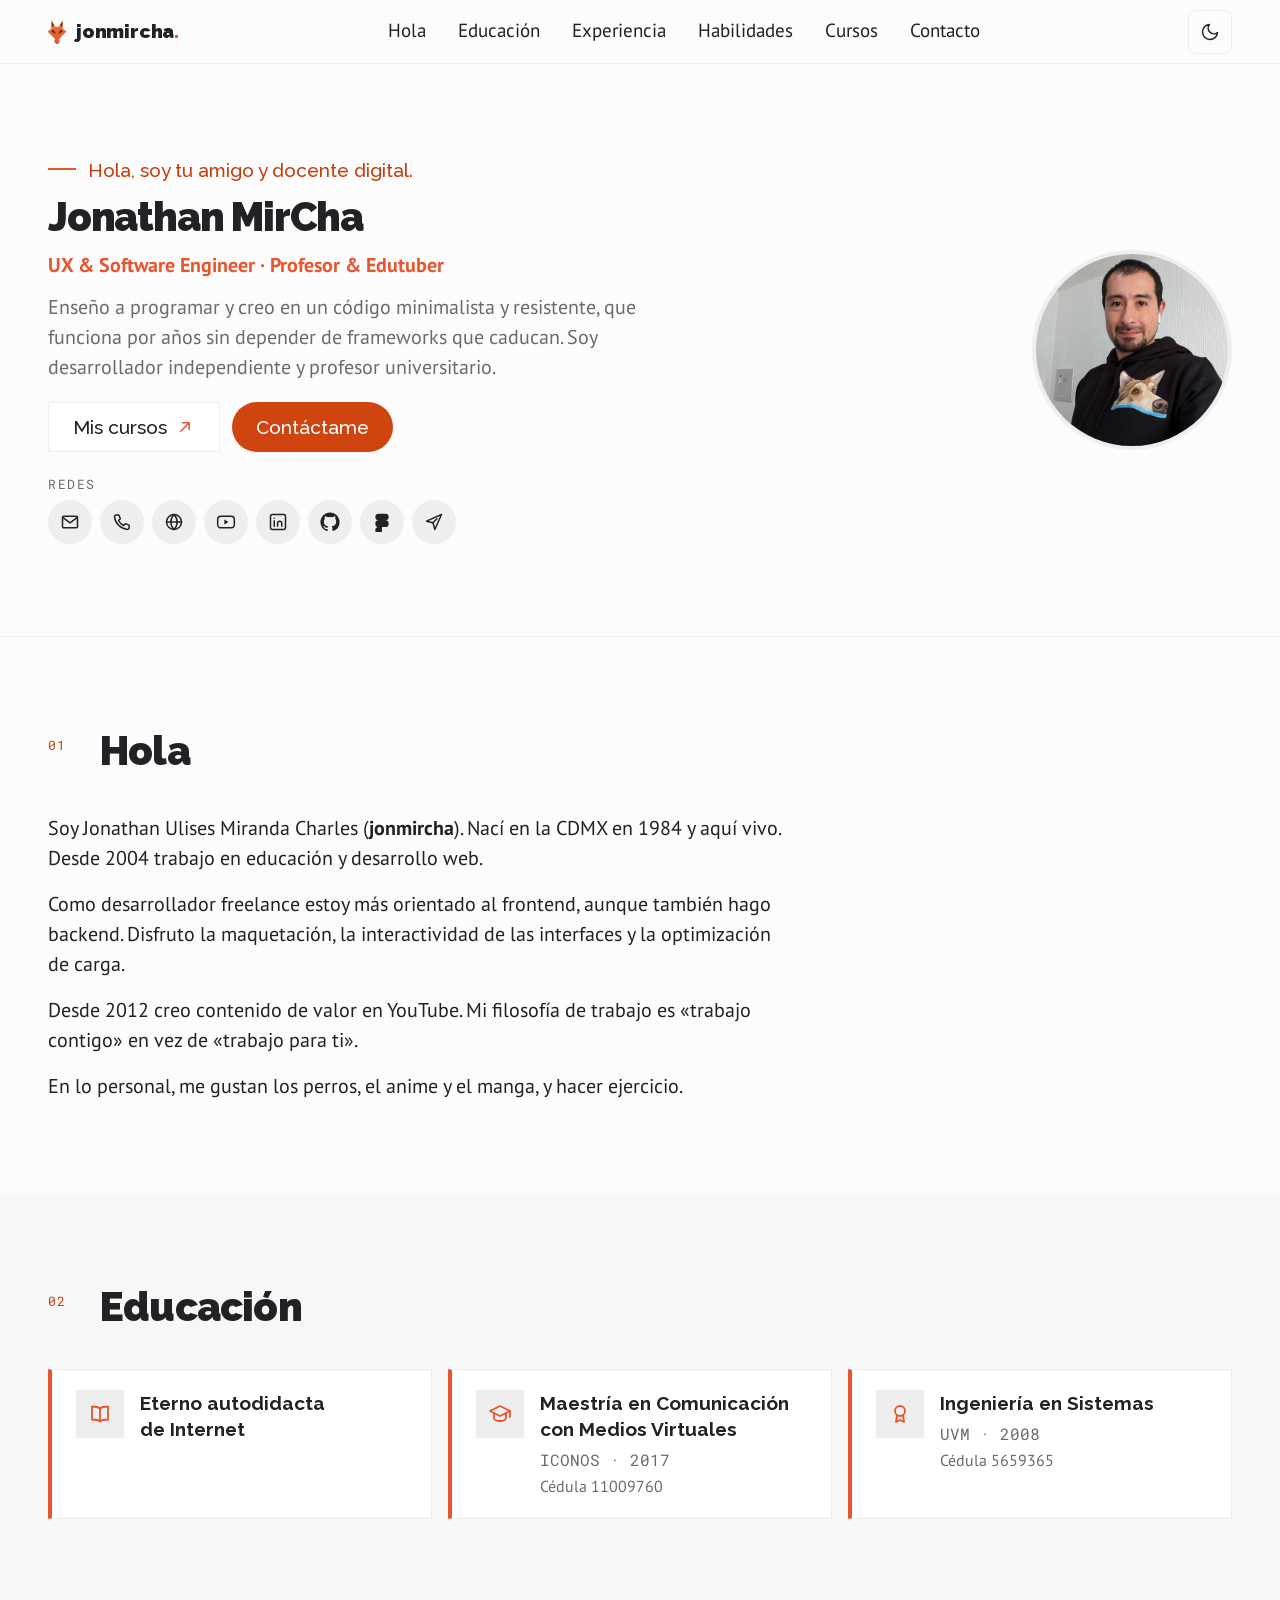
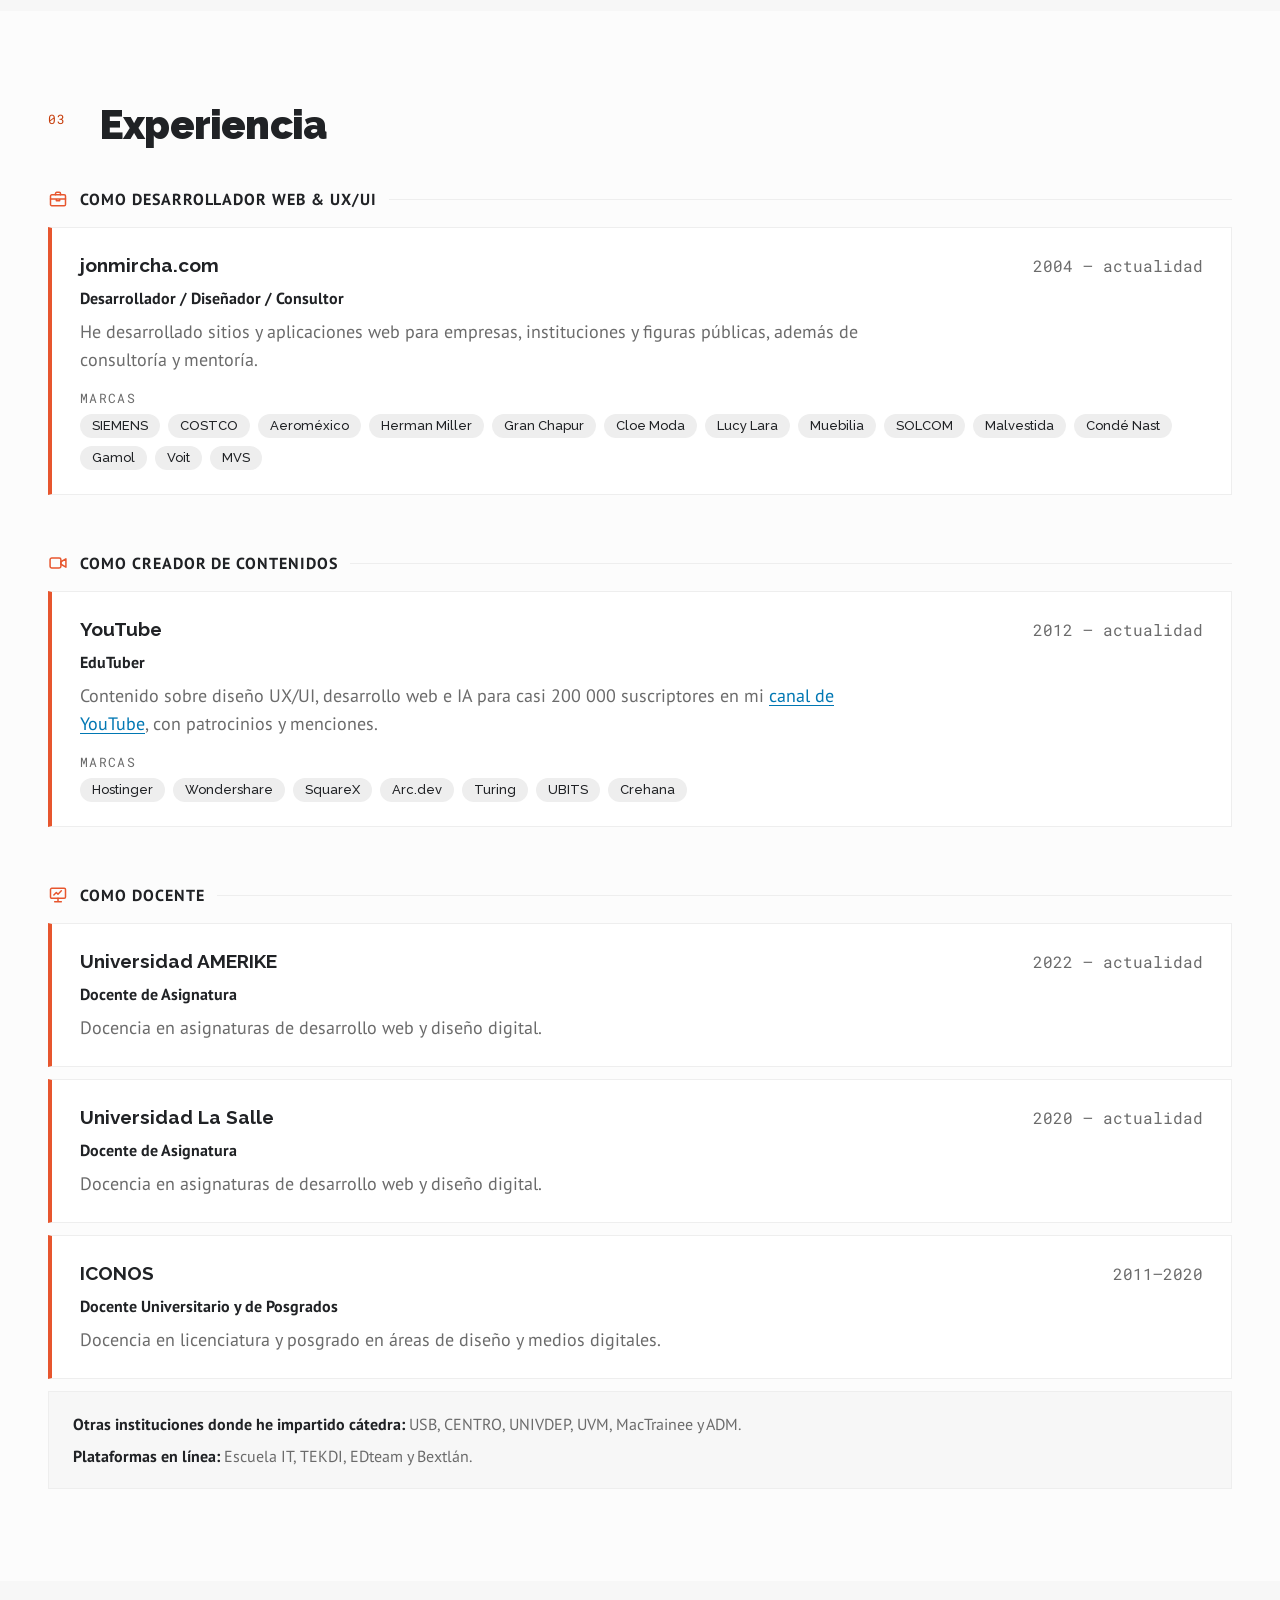
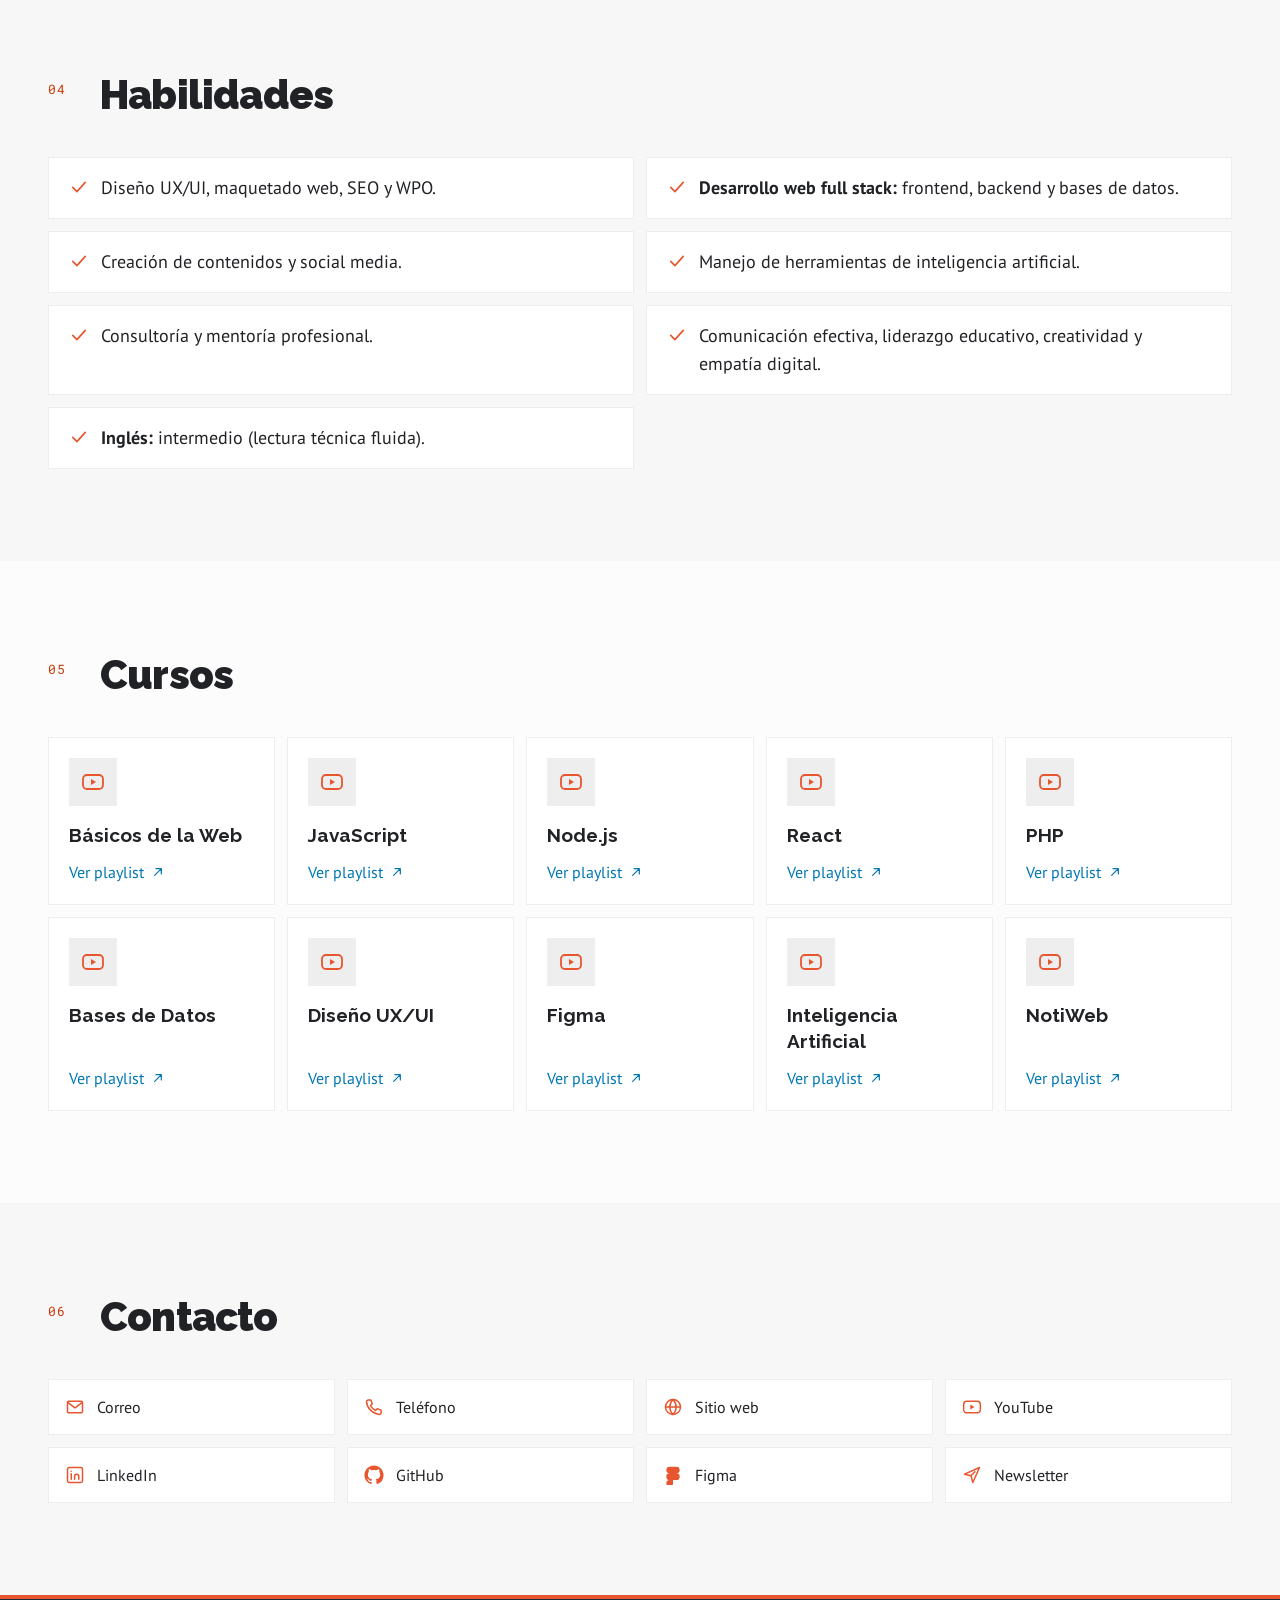
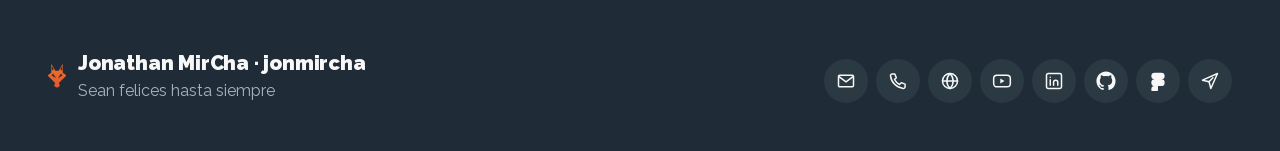
<file: index.html>
<!DOCTYPE html>
<html lang="es" data-theme="light">
<head>
<meta charset="utf-8">
<meta name="viewport" content="width=device-width, initial-scale=1">
<title>Jonathan MirCha — UX &amp; Software Engineer, Profesor y Edutuber</title>
<meta name="description" content="CV de Jonathan MirCha (jonmircha): UX &amp; Software Engineer, profesor universitario y Edutuber. Educación, experiencia, habilidades, cursos y contacto.">
<meta name="theme-color" content="#FCFCFC">
<meta property="og:type" content="profile">
<meta property="og:title" content="Jonathan MirCha — UX &amp; Software Engineer, Profesor y Edutuber">
<meta property="og:description" content="Enseño a programar y creo en un código minimalista y resistente. Desarrollador independiente y profesor universitario.">
<meta property="og:image" content="assets/img/jonmircha.jpg">
<link rel="icon" href="assets/img/favicon.png" type="image/png">
<link rel="preload" href="assets/fonts/pt-sans-regular.woff2" as="font" type="font/woff2" crossorigin>
<link rel="preload" href="assets/fonts/pt-sans-bold.woff2" as="font" type="font/woff2" crossorigin>
<link rel="preload" href="assets/fonts/raleway-variable.woff2" as="font" type="font/woff2" crossorigin>
<link rel="preload" href="assets/fonts/roboto-mono-regular.woff2" as="font" type="font/woff2" crossorigin>
<script>
(function () {
  var saved = null;
  try { saved = localStorage.getItem('jm-theme'); } catch (e) { saved = null; }
  var prefersDark = window.matchMedia && window.matchMedia('(prefers-color-scheme: dark)').matches;
  var theme = saved === 'light' || saved === 'dark' ? saved : (prefersDark ? 'dark' : 'light');
  document.documentElement.setAttribute('data-theme', theme);
  var meta = document.querySelector('meta[name="theme-color"]');
  if (meta) meta.setAttribute('content', theme === 'dark' ? '#202B38' : '#FCFCFC');
})();
</script>
<link rel="stylesheet" href="assets/css/cv.css">
</head>
<body>
<a class="skip-link" href="#contenido">Saltar al contenido</a>

<svg class="sprite" aria-hidden="true" focusable="false">
  <defs>
    <symbol id="i-mail" viewBox="0 0 24 24">
      <rect x="3" y="5" width="18" height="14" rx="1.5" fill="none" stroke="currentColor" stroke-width="1.8"/>
      <path d="m4 7 8 6 8-6" fill="none" stroke="currentColor" stroke-width="1.8" stroke-linecap="round" stroke-linejoin="round"/>
    </symbol>
    <symbol id="i-phone" viewBox="0 0 24 24">
      <path d="M8.2 3.5 10 8l-2.2 2.2a14.5 14.5 0 0 0 6 6L16 14l4.5 1.8v3.1a2.1 2.1 0 0 1-2.3 2.1A17.5 17.5 0 0 1 3 5.8 2.1 2.1 0 0 1 5.1 3.5h3.1Z" fill="none" stroke="currentColor" stroke-width="1.8" stroke-linecap="round" stroke-linejoin="round"/>
    </symbol>
    <symbol id="i-globe" viewBox="0 0 24 24">
      <circle cx="12" cy="12" r="9" fill="none" stroke="currentColor" stroke-width="1.8"/>
      <path d="M3 12h18M12 3c2.5 2.6 3.8 5.7 3.8 9S14.5 18.4 12 21c-2.5-2.6-3.8-5.7-3.8-9S9.5 5.6 12 3Z" fill="none" stroke="currentColor" stroke-width="1.8" stroke-linecap="round"/>
    </symbol>
    <symbol id="i-youtube" viewBox="0 0 24 24">
      <rect x="2" y="5" width="20" height="14" rx="4" fill="none" stroke="currentColor" stroke-width="1.8"/>
      <path d="m10 9 5 3-5 3V9Z" fill="currentColor"/>
    </symbol>
    <symbol id="i-linkedin" viewBox="0 0 24 24">
      <rect x="3" y="3" width="18" height="18" rx="2" fill="none" stroke="currentColor" stroke-width="1.8"/>
      <path d="M7.5 10.5V17M7.5 7.5v.01M11.5 17v-3.5a2.5 2.5 0 0 1 5 0V17" fill="none" stroke="currentColor" stroke-width="1.8" stroke-linecap="round" stroke-linejoin="round"/>
    </symbol>
    <symbol id="i-github" viewBox="0 0 24 24">
      <path fill="currentColor" d="M12 .5C5.73.5.5 5.73.5 12c0 5.08 3.29 9.39 7.86 10.91.58.11.79-.25.79-.56 0-.28-.01-1.02-.02-2-3.2.7-3.88-1.54-3.88-1.54-.53-1.34-1.29-1.7-1.29-1.7-1.05-.72.08-.71.08-.71 1.16.08 1.77 1.19 1.77 1.19 1.03 1.77 2.7 1.26 3.36.96.1-.75.4-1.26.73-1.55-2.55-.29-5.23-1.28-5.23-5.7 0-1.26.45-2.29 1.19-3.1-.12-.29-.52-1.46.11-3.05 0 0 .97-.31 3.18 1.18a11.1 11.1 0 0 1 5.8 0c2.2-1.49 3.17-1.18 3.17-1.18.63 1.59.23 2.76.11 3.05.74.81 1.19 1.84 1.19 3.1 0 4.43-2.69 5.41-5.25 5.69.41.36.78 1.06.78 2.14 0 1.55-.01 2.8-.01 3.18 0 .31.21.68.8.56A11.51 11.51 0 0 0 23.5 12C23.5 5.73 18.27.5 12 .5Z"/>
    </symbol>
    <symbol id="i-figma" viewBox="0 0 24 24">
      <path fill="currentColor" d="M8 2h4v8H8a4 4 0 0 1 0-8Zm4 0h4a4 4 0 0 1 0 8h-4V2Zm0 8h4a4 4 0 0 1 0 8h-4v-8ZM8 10h4v8H8a4 4 0 0 1 0-8Zm0 8h4v4a4 4 0 1 1-4-4Z"/>
    </symbol>
    <symbol id="i-send" viewBox="0 0 24 24">
      <path d="m3 11 18-8-8 18-2.2-8.2L3 11Z" fill="none" stroke="currentColor" stroke-width="1.8" stroke-linecap="round" stroke-linejoin="round"/>
      <path d="m10.8 12.8 4.7-4.7" fill="none" stroke="currentColor" stroke-width="1.8" stroke-linecap="round"/>
    </symbol>
    <symbol id="i-check" viewBox="0 0 24 24">
      <path d="m4.5 12.5 5 5 10-11" fill="none" stroke="currentColor" stroke-width="2" stroke-linecap="round" stroke-linejoin="round"/>
    </symbol>
    <symbol id="i-cap" viewBox="0 0 24 24">
      <path d="m2 9 10-5 10 5-10 5L2 9Z" fill="none" stroke="currentColor" stroke-width="1.8" stroke-linecap="round" stroke-linejoin="round"/>
      <path d="M6 11.4V16c0 1.7 2.7 3 6 3s6-1.3 6-3v-4.6M22 9v6" fill="none" stroke="currentColor" stroke-width="1.8" stroke-linecap="round" stroke-linejoin="round"/>
    </symbol>
    <symbol id="i-book" viewBox="0 0 24 24">
      <path d="M12 6.5C10.5 5 8 4.5 4 4.5v13c4 0 6.5.5 8 2 1.5-1.5 4-2 8-2v-13c-4 0-6.5.5-8 2Z" fill="none" stroke="currentColor" stroke-width="1.8" stroke-linecap="round" stroke-linejoin="round"/>
      <path d="M12 6.5v13" fill="none" stroke="currentColor" stroke-width="1.8"/>
    </symbol>
    <symbol id="i-award" viewBox="0 0 24 24">
      <circle cx="12" cy="9" r="5" fill="none" stroke="currentColor" stroke-width="1.8"/>
      <path d="m9 13.5-1 6.5 4-2 4 2-1-6.5" fill="none" stroke="currentColor" stroke-width="1.8" stroke-linecap="round" stroke-linejoin="round"/>
    </symbol>
    <symbol id="i-briefcase" viewBox="0 0 24 24">
      <rect x="3" y="7" width="18" height="13" rx="1.5" fill="none" stroke="currentColor" stroke-width="1.8"/>
      <path d="M9 7V5.5A1.5 1.5 0 0 1 10.5 4h3A1.5 1.5 0 0 1 15 5.5V7M3 12h18M10 12v2h4v-2" fill="none" stroke="currentColor" stroke-width="1.8" stroke-linecap="round" stroke-linejoin="round"/>
    </symbol>
    <symbol id="i-video" viewBox="0 0 24 24">
      <rect x="2.5" y="6" width="13" height="12" rx="2" fill="none" stroke="currentColor" stroke-width="1.8"/>
      <path d="m15.5 10.5 6-3.5v10l-6-3.5v-3Z" fill="none" stroke="currentColor" stroke-width="1.8" stroke-linejoin="round"/>
    </symbol>
    <symbol id="i-board" viewBox="0 0 24 24">
      <rect x="3" y="4" width="18" height="12" rx="1.5" fill="none" stroke="currentColor" stroke-width="1.8"/>
      <path d="M12 16v4M8 20h8M7 12l3-3 2 2 4-4" fill="none" stroke="currentColor" stroke-width="1.8" stroke-linecap="round" stroke-linejoin="round"/>
    </symbol>
    <symbol id="i-menu" viewBox="0 0 24 24">
      <path d="M4 7h16M4 12h16M4 17h16" fill="none" stroke="currentColor" stroke-width="1.8" stroke-linecap="round"/>
    </symbol>
    <symbol id="i-close" viewBox="0 0 24 24">
      <path d="m6 6 12 12M18 6 6 18" fill="none" stroke="currentColor" stroke-width="1.8" stroke-linecap="round"/>
    </symbol>
    <symbol id="i-sun" viewBox="0 0 24 24">
      <circle cx="12" cy="12" r="4" fill="none" stroke="currentColor" stroke-width="1.8"/>
      <path d="M12 2v2M12 20v2M4.9 4.9l1.4 1.4M17.7 17.7l1.4 1.4M2 12h2M20 12h2M4.9 19.1l1.4-1.4M17.7 6.3l1.4-1.4" fill="none" stroke="currentColor" stroke-width="1.8" stroke-linecap="round"/>
    </symbol>
    <symbol id="i-moon" viewBox="0 0 24 24">
      <path d="M21 12.8A9 9 0 1 1 11.2 3a7 7 0 0 0 9.8 9.8Z" fill="none" stroke="currentColor" stroke-width="1.8" stroke-linecap="round" stroke-linejoin="round"/>
    </symbol>
    <symbol id="i-arrow-up-right" viewBox="0 0 24 24">
      <path d="M7 17 17 7M9 7h8v8" fill="none" stroke="currentColor" stroke-width="1.8" stroke-linecap="round" stroke-linejoin="round"/>
    </symbol>
  </defs>
</svg>

<header class="site-header">
  <div class="header-inner">
    <a class="brand" href="#inicio" aria-label="jonmircha — ir al inicio">
      <img src="assets/img/isotipo.svg" alt="" width="18" height="24">
      <span class="brand-name">jonmircha<span class="brand-dot">.</span></span>
    </a>

    <nav class="primary-nav" aria-label="Secciones del CV">
      <ul>
        <li><a class="nav-link" href="#hola" data-section="hola">Hola</a></li>
        <li><a class="nav-link" href="#educacion" data-section="educacion">Educación</a></li>
        <li><a class="nav-link" href="#experiencia" data-section="experiencia">Experiencia</a></li>
        <li><a class="nav-link" href="#habilidades" data-section="habilidades">Habilidades</a></li>
        <li><a class="nav-link" href="#cursos" data-section="cursos">Cursos</a></li>
        <li><a class="nav-link" href="#contacto" data-section="contacto">Contacto</a></li>
      </ul>
    </nav>

    <div class="header-actions">
      <button class="icon-btn" id="theme-toggle" type="button" aria-pressed="false" aria-label="Activar tema oscuro">
        <svg class="icon icon-sun" aria-hidden="true" focusable="false"><use href="#i-sun"></use></svg>
        <svg class="icon icon-moon" aria-hidden="true" focusable="false"><use href="#i-moon"></use></svg>
      </button>
      <button class="icon-btn menu-btn" id="menu-toggle" type="button" aria-expanded="false" aria-controls="mobile-nav" aria-label="Abrir menú de secciones">
        <svg class="icon icon-menu" aria-hidden="true" focusable="false"><use href="#i-menu"></use></svg>
        <svg class="icon icon-close" aria-hidden="true" focusable="false"><use href="#i-close"></use></svg>
      </button>
    </div>
  </div>
</header>

<nav class="mobile-nav" id="mobile-nav" hidden aria-label="Secciones del CV">
  <ul>
    <li><a class="nav-link" href="#hola" data-section="hola"><span class="num" aria-hidden="true">01</span> Hola</a></li>
    <li><a class="nav-link" href="#educacion" data-section="educacion"><span class="num" aria-hidden="true">02</span> Educación</a></li>
    <li><a class="nav-link" href="#experiencia" data-section="experiencia"><span class="num" aria-hidden="true">03</span> Experiencia</a></li>
    <li><a class="nav-link" href="#habilidades" data-section="habilidades"><span class="num" aria-hidden="true">04</span> Habilidades</a></li>
    <li><a class="nav-link" href="#cursos" data-section="cursos"><span class="num" aria-hidden="true">05</span> Cursos</a></li>
    <li><a class="nav-link" href="#contacto" data-section="contacto"><span class="num" aria-hidden="true">06</span> Contacto</a></li>
  </ul>
</nav>

<main id="contenido">

  <!-- Inicio -->
  <section class="hero" id="inicio" aria-labelledby="hero-title">
    <div class="wrap hero-grid">
      <div class="hero-copy">
        <p class="hero-greeting">Hola, soy tu amigo y docente digital.</p>
        <h1 id="hero-title">Jonathan MirCha</h1>
        <p class="hero-role">UX &amp; Software Engineer · Profesor &amp; Edutuber</p>
        <p class="hero-lead">Enseño a programar y creo en un código minimalista y resistente, que funciona por años sin depender de frameworks que caducan. Soy desarrollador independiente y profesor universitario.</p>

        <div class="hero-actions">
          <a class="btn-secondary" href="https://www.youtube.com/jonmircha" target="_blank" rel="noopener">
            Mis cursos
            <svg class="icon" aria-hidden="true" focusable="false"><use href="#i-arrow-up-right"></use></svg>
            <span class="visually-hidden"> (se abre en una pestaña nueva)</span>
          </a>
          <a class="btn" href="#contacto">Contáctame</a>
        </div>

        <nav class="social-nav" aria-label="Redes y contacto">
          <p class="social-label" aria-hidden="true">Redes</p>
          <ul class="social-row">
            <li><a class="social-link" href="mailto:hola@jonmircha.com" aria-label="Correo: hola@jonmircha.com"><svg class="icon" aria-hidden="true" focusable="false"><use href="#i-mail"></use></svg></a></li>
            <li><a class="social-link" href="tel:+525518388261" aria-label="Teléfono: +52 55 1838 8261"><svg class="icon" aria-hidden="true" focusable="false"><use href="#i-phone"></use></svg></a></li>
            <li><a class="social-link" href="https://jonmircha.com" target="_blank" rel="noopener" aria-label="Sitio web: jonmircha.com (se abre en una pestaña nueva)"><svg class="icon" aria-hidden="true" focusable="false"><use href="#i-globe"></use></svg></a></li>
            <li><a class="social-link" href="https://www.youtube.com/jonmircha" target="_blank" rel="noopener" aria-label="YouTube: jonmircha (se abre en una pestaña nueva)"><svg class="icon" aria-hidden="true" focusable="false"><use href="#i-youtube"></use></svg></a></li>
            <li><a class="social-link" href="https://www.linkedin.com/in/jonmircha/" target="_blank" rel="noopener" aria-label="LinkedIn: jonmircha (se abre en una pestaña nueva)"><svg class="icon" aria-hidden="true" focusable="false"><use href="#i-linkedin"></use></svg></a></li>
            <li><a class="social-link" href="https://github.com/jonmircha" target="_blank" rel="noopener" aria-label="GitHub: jonmircha (se abre en una pestaña nueva)"><svg class="icon" aria-hidden="true" focusable="false"><use href="#i-github"></use></svg></a></li>
            <li><a class="social-link" href="https://www.figma.com/@jonmircha" target="_blank" rel="noopener" aria-label="Figma: jonmircha (se abre en una pestaña nueva)"><svg class="icon" aria-hidden="true" focusable="false"><use href="#i-figma"></use></svg></a></li>
            <li><a class="social-link" href="https://jonmircha.ipzmarketing.com/f/B8qqiXuYYzo" target="_blank" rel="noopener" aria-label="Newsletter (se abre en una pestaña nueva)"><svg class="icon" aria-hidden="true" focusable="false"><use href="#i-send"></use></svg></a></li>
          </ul>
        </nav>
      </div>

      <div class="hero-media">
        <img class="avatar" src="assets/img/jonmircha.jpg" alt="Retrato de Jonathan MirCha" width="200" height="200">
      </div>
    </div>
  </section>

  <!-- Hola -->
  <section class="section" id="hola" aria-labelledby="hola-title">
    <div class="wrap">
      <div class="section-head">
        <span class="section-num" aria-hidden="true">01</span>
        <h2 id="hola-title">Hola</h2>
      </div>
      <div class="prose">
        <p class="prose-lead">Soy Jonathan Ulises Miranda Charles (<strong>jonmircha</strong>). Nací en la CDMX en 1984 y aquí vivo. Desde 2004 trabajo en educación y desarrollo web.</p>
        <p>Como desarrollador freelance estoy más orientado al frontend, aunque también hago backend. Disfruto la maquetación, la interactividad de las interfaces y la optimización de carga.</p>
        <p>Desde 2012 creo contenido de valor en YouTube. Mi filosofía de trabajo es «trabajo contigo» en vez de «trabajo para ti».</p>
        <p>En lo personal, me gustan los perros, el anime y el manga, y hacer ejercicio.</p>
      </div>
    </div>
  </section>

  <!-- Educación -->
  <section class="section section-alt" id="educacion" aria-labelledby="educacion-title">
    <div class="wrap">
      <div class="section-head">
        <span class="section-num" aria-hidden="true">02</span>
        <h2 id="educacion-title">Educación</h2>
      </div>
      <ul class="edu-grid">
        <li class="edu-card">
          <span class="card-icon" aria-hidden="true"><svg class="icon icon--lg" focusable="false"><use href="#i-book"></use></svg></span>
          <div class="edu-body">
            <h3>Eterno autodidacta de Internet</h3>
          </div>
        </li>
        <li class="edu-card">
          <span class="card-icon" aria-hidden="true"><svg class="icon icon--lg" focusable="false"><use href="#i-cap"></use></svg></span>
          <div class="edu-body">
            <h3>Maestría en Comunicación con Medios Virtuales</h3>
            <p class="meta">ICONOS · 2017</p>
            <p class="card-note">Cédula 11009760</p>
          </div>
        </li>
        <li class="edu-card">
          <span class="card-icon" aria-hidden="true"><svg class="icon icon--lg" focusable="false"><use href="#i-award"></use></svg></span>
          <div class="edu-body">
            <h3>Ingeniería en Sistemas</h3>
            <p class="meta">UVM · 2008</p>
            <p class="card-note">Cédula 5659365</p>
          </div>
        </li>
      </ul>
    </div>
  </section>

  <!-- Experiencia -->
  <section class="section" id="experiencia" aria-labelledby="experiencia-title">
    <div class="wrap">
      <div class="section-head">
        <span class="section-num" aria-hidden="true">03</span>
        <h2 id="experiencia-title">Experiencia</h2>
      </div>

      <div class="exp-block">
        <h3 class="exp-block-title">
          <svg class="icon" aria-hidden="true" focusable="false"><use href="#i-briefcase"></use></svg>
          Como Desarrollador Web &amp; UX/UI
        </h3>
        <article class="exp-card">
          <div class="exp-head">
            <h4 class="exp-org">jonmircha.com</h4>
            <p class="exp-date">2004 — actualidad</p>
          </div>
          <p class="exp-role">Desarrollador / Diseñador / Consultor</p>
          <p class="exp-desc">He desarrollado sitios y aplicaciones web para empresas, instituciones y figuras públicas, además de consultoría y mentoría.</p>
          <p class="chips-label">Marcas</p>
          <ul class="chips">
            <li>SIEMENS</li>
            <li>COSTCO</li>
            <li>Aeroméxico</li>
            <li>Herman Miller</li>
            <li>Gran Chapur</li>
            <li>Cloe Moda</li>
            <li>Lucy Lara</li>
            <li>Muebilia</li>
            <li>SOLCOM</li>
            <li>Malvestida</li>
            <li>Condé Nast</li>
            <li>Gamol</li>
            <li>Voit</li>
            <li>MVS</li>
          </ul>
        </article>
      </div>

      <div class="exp-block">
        <h3 class="exp-block-title">
          <svg class="icon" aria-hidden="true" focusable="false"><use href="#i-video"></use></svg>
          Como Creador de Contenidos
        </h3>
        <article class="exp-card">
          <div class="exp-head">
            <h4 class="exp-org">YouTube</h4>
            <p class="exp-date">2012 — actualidad</p>
          </div>
          <p class="exp-role">EduTuber</p>
          <p class="exp-desc">Contenido sobre diseño UX/UI, desarrollo web e IA para casi 200 000 suscriptores en mi <a class="link-inline" href="https://www.youtube.com/jonmircha" target="_blank" rel="noopener">canal de YouTube<span class="visually-hidden"> (se abre en una pestaña nueva)</span></a>, con patrocinios y menciones.</p>
          <p class="chips-label">Marcas</p>
          <ul class="chips">
            <li>Hostinger</li>
            <li>Wondershare</li>
            <li>SquareX</li>
            <li>Arc.dev</li>
            <li>Turing</li>
            <li>UBITS</li>
            <li>Crehana</li>
          </ul>
        </article>
      </div>

      <div class="exp-block">
        <h3 class="exp-block-title">
          <svg class="icon" aria-hidden="true" focusable="false"><use href="#i-board"></use></svg>
          Como Docente
        </h3>

        <article class="exp-card">
          <div class="exp-head">
            <h4 class="exp-org">Universidad AMERIKE</h4>
            <p class="exp-date">2022 — actualidad</p>
          </div>
          <p class="exp-role">Docente de Asignatura</p>
          <p class="exp-desc">Docencia en asignaturas de desarrollo web y diseño digital.</p>
        </article>

        <article class="exp-card">
          <div class="exp-head">
            <h4 class="exp-org">Universidad La Salle</h4>
            <p class="exp-date">2020 — actualidad</p>
          </div>
          <p class="exp-role">Docente de Asignatura</p>
          <p class="exp-desc">Docencia en asignaturas de desarrollo web y diseño digital.</p>
        </article>

        <article class="exp-card">
          <div class="exp-head">
            <h4 class="exp-org">ICONOS</h4>
            <p class="exp-date">2011–2020</p>
          </div>
          <p class="exp-role">Docente Universitario y de Posgrados</p>
          <p class="exp-desc">Docencia en licenciatura y posgrado en áreas de diseño y medios digitales.</p>
        </article>

        <div class="exp-note">
          <p><strong>Otras instituciones donde he impartido cátedra:</strong> USB, CENTRO, UNIVDEP, UVM, MacTrainee y ADM.</p>
          <p><strong>Plataformas en línea:</strong> Escuela IT, TEKDI, EDteam y Bextlán.</p>
        </div>
      </div>
    </div>
  </section>

  <!-- Habilidades -->
  <section class="section section-alt" id="habilidades" aria-labelledby="habilidades-title">
    <div class="wrap">
      <div class="section-head">
        <span class="section-num" aria-hidden="true">04</span>
        <h2 id="habilidades-title">Habilidades</h2>
      </div>
      <ul class="skills-grid">
        <li class="skill">
          <svg class="icon skill-icon" aria-hidden="true" focusable="false"><use href="#i-check"></use></svg>
          <span>Diseño UX/UI, maquetado web, SEO y WPO.</span>
        </li>
        <li class="skill">
          <svg class="icon skill-icon" aria-hidden="true" focusable="false"><use href="#i-check"></use></svg>
          <span><strong>Desarrollo web full stack:</strong> frontend, backend y bases de datos.</span>
        </li>
        <li class="skill">
          <svg class="icon skill-icon" aria-hidden="true" focusable="false"><use href="#i-check"></use></svg>
          <span>Creación de contenidos y social media.</span>
        </li>
        <li class="skill">
          <svg class="icon skill-icon" aria-hidden="true" focusable="false"><use href="#i-check"></use></svg>
          <span>Manejo de herramientas de inteligencia artificial.</span>
        </li>
        <li class="skill">
          <svg class="icon skill-icon" aria-hidden="true" focusable="false"><use href="#i-check"></use></svg>
          <span>Consultoría y mentoría profesional.</span>
        </li>
        <li class="skill">
          <svg class="icon skill-icon" aria-hidden="true" focusable="false"><use href="#i-check"></use></svg>
          <span>Comunicación efectiva, liderazgo educativo, creatividad y empatía digital.</span>
        </li>
        <li class="skill">
          <svg class="icon skill-icon" aria-hidden="true" focusable="false"><use href="#i-check"></use></svg>
          <span><strong>Inglés:</strong> intermedio (lectura técnica fluida).</span>
        </li>
      </ul>
    </div>
  </section>

  <!-- Cursos -->
  <section class="section" id="cursos" aria-labelledby="cursos-title">
    <div class="wrap">
      <div class="section-head">
        <span class="section-num" aria-hidden="true">05</span>
        <h2 id="cursos-title">Cursos</h2>
      </div>
      <ul class="course-grid">
        <li>
          <a class="course-card" href="https://www.youtube.com/playlist?list=PLvq-jIkSeTUZ7FtDshwPGlZoLSWyR5ryt" target="_blank" rel="noopener">
            <span class="card-icon" aria-hidden="true"><svg class="icon icon--lg" focusable="false"><use href="#i-youtube"></use></svg></span>
            <h3>Básicos de la Web</h3>
            <span class="course-link">Ver playlist <svg class="icon" aria-hidden="true" focusable="false"><use href="#i-arrow-up-right"></use></svg></span>
            <span class="visually-hidden"> (se abre en una pestaña nueva)</span>
          </a>
        </li>
        <li>
          <a class="course-card" href="https://www.youtube.com/playlist?list=PLvq-jIkSeTUZ6QgYYO3MwG9EMqC-KoLXA" target="_blank" rel="noopener">
            <span class="card-icon" aria-hidden="true"><svg class="icon icon--lg" focusable="false"><use href="#i-youtube"></use></svg></span>
            <h3>JavaScript</h3>
            <span class="course-link">Ver playlist <svg class="icon" aria-hidden="true" focusable="false"><use href="#i-arrow-up-right"></use></svg></span>
            <span class="visually-hidden"> (se abre en una pestaña nueva)</span>
          </a>
        </li>
        <li>
          <a class="course-card" href="https://www.youtube.com/playlist?list=PLvq-jIkSeTUY3gY-ptuqkNEXZHsNwlkND" target="_blank" rel="noopener">
            <span class="card-icon" aria-hidden="true"><svg class="icon icon--lg" focusable="false"><use href="#i-youtube"></use></svg></span>
            <h3>Node.js</h3>
            <span class="course-link">Ver playlist <svg class="icon" aria-hidden="true" focusable="false"><use href="#i-arrow-up-right"></use></svg></span>
            <span class="visually-hidden"> (se abre en una pestaña nueva)</span>
          </a>
        </li>
        <li>
          <a class="course-card" href="https://www.youtube.com/playlist?list=PLvq-jIkSeTUZ5XcUw8fJPTBKEHEKPMTKk" target="_blank" rel="noopener">
            <span class="card-icon" aria-hidden="true"><svg class="icon icon--lg" focusable="false"><use href="#i-youtube"></use></svg></span>
            <h3>React</h3>
            <span class="course-link">Ver playlist <svg class="icon" aria-hidden="true" focusable="false"><use href="#i-arrow-up-right"></use></svg></span>
            <span class="visually-hidden"> (se abre en una pestaña nueva)</span>
          </a>
        </li>
        <li>
          <a class="course-card" href="https://www.youtube.com/playlist?list=PLvq-jIkSeTUb2n_YcwsG47RFv69A63hME" target="_blank" rel="noopener">
            <span class="card-icon" aria-hidden="true"><svg class="icon icon--lg" focusable="false"><use href="#i-youtube"></use></svg></span>
            <h3>PHP</h3>
            <span class="course-link">Ver playlist <svg class="icon" aria-hidden="true" focusable="false"><use href="#i-arrow-up-right"></use></svg></span>
            <span class="visually-hidden"> (se abre en una pestaña nueva)</span>
          </a>
        </li>
        <li>
          <a class="course-card" href="https://www.youtube.com/playlist?list=PLvq-jIkSeTUbxupWtqWZI-agsR-b3S9_5" target="_blank" rel="noopener">
            <span class="card-icon" aria-hidden="true"><svg class="icon icon--lg" focusable="false"><use href="#i-youtube"></use></svg></span>
            <h3>Bases de Datos</h3>
            <span class="course-link">Ver playlist <svg class="icon" aria-hidden="true" focusable="false"><use href="#i-arrow-up-right"></use></svg></span>
            <span class="visually-hidden"> (se abre en una pestaña nueva)</span>
          </a>
        </li>
        <li>
          <a class="course-card" href="https://www.youtube.com/playlist?list=PLvq-jIkSeTUYzH3wNAN3wz_kM69CZWcuP" target="_blank" rel="noopener">
            <span class="card-icon" aria-hidden="true"><svg class="icon icon--lg" focusable="false"><use href="#i-youtube"></use></svg></span>
            <h3>Diseño UX/UI</h3>
            <span class="course-link">Ver playlist <svg class="icon" aria-hidden="true" focusable="false"><use href="#i-arrow-up-right"></use></svg></span>
            <span class="visually-hidden"> (se abre en una pestaña nueva)</span>
          </a>
        </li>
        <li>
          <a class="course-card" href="https://www.youtube.com/playlist?list=PLvq-jIkSeTUbpfewvbKLhHctdkgadAy-K" target="_blank" rel="noopener">
            <span class="card-icon" aria-hidden="true"><svg class="icon icon--lg" focusable="false"><use href="#i-youtube"></use></svg></span>
            <h3>Figma</h3>
            <span class="course-link">Ver playlist <svg class="icon" aria-hidden="true" focusable="false"><use href="#i-arrow-up-right"></use></svg></span>
            <span class="visually-hidden"> (se abre en una pestaña nueva)</span>
          </a>
        </li>
        <li>
          <a class="course-card" href="https://www.youtube.com/playlist?list=PLvq-jIkSeTUYu5mVCA9JJ4tnCuafykp5O" target="_blank" rel="noopener">
            <span class="card-icon" aria-hidden="true"><svg class="icon icon--lg" focusable="false"><use href="#i-youtube"></use></svg></span>
            <h3>Inteligencia Artificial</h3>
            <span class="course-link">Ver playlist <svg class="icon" aria-hidden="true" focusable="false"><use href="#i-arrow-up-right"></use></svg></span>
            <span class="visually-hidden"> (se abre en una pestaña nueva)</span>
          </a>
        </li>
        <li>
          <a class="course-card" href="https://www.youtube.com/playlist?list=PLEEyykWTzB2Q" target="_blank" rel="noopener">
            <span class="card-icon" aria-hidden="true"><svg class="icon icon--lg" focusable="false"><use href="#i-youtube"></use></svg></span>
            <h3>NotiWeb</h3>
            <span class="course-link">Ver playlist <svg class="icon" aria-hidden="true" focusable="false"><use href="#i-arrow-up-right"></use></svg></span>
            <span class="visually-hidden"> (se abre en una pestaña nueva)</span>
          </a>
        </li>
      </ul>
    </div>
  </section>

  <!-- Contacto -->
  <section class="section section-alt" id="contacto" aria-labelledby="contacto-title">
    <div class="wrap">
      <div class="section-head">
        <span class="section-num" aria-hidden="true">06</span>
        <h2 id="contacto-title">Contacto</h2>
      </div>
      <ul class="contact-grid">
        <li>
          <a class="contact-btn" href="mailto:hola@jonmircha.com">
            <svg class="icon" aria-hidden="true" focusable="false"><use href="#i-mail"></use></svg>
            <span>Correo</span>
            <span class="visually-hidden">: hola@jonmircha.com</span>
          </a>
        </li>
        <li>
          <a class="contact-btn" href="tel:+525518388261">
            <svg class="icon" aria-hidden="true" focusable="false"><use href="#i-phone"></use></svg>
            <span>Teléfono</span>
            <span class="visually-hidden">: +52 55 1838 8261</span>
          </a>
        </li>
        <li>
          <a class="contact-btn" href="https://jonmircha.com" target="_blank" rel="noopener">
            <svg class="icon" aria-hidden="true" focusable="false"><use href="#i-globe"></use></svg>
            <span>Sitio web</span>
            <span class="visually-hidden">: jonmircha.com (se abre en una pestaña nueva)</span>
          </a>
        </li>
        <li>
          <a class="contact-btn" href="https://www.youtube.com/jonmircha" target="_blank" rel="noopener">
            <svg class="icon" aria-hidden="true" focusable="false"><use href="#i-youtube"></use></svg>
            <span>YouTube</span>
            <span class="visually-hidden"> (se abre en una pestaña nueva)</span>
          </a>
        </li>
        <li>
          <a class="contact-btn" href="https://www.linkedin.com/in/jonmircha/" target="_blank" rel="noopener">
            <svg class="icon" aria-hidden="true" focusable="false"><use href="#i-linkedin"></use></svg>
            <span>LinkedIn</span>
            <span class="visually-hidden"> (se abre en una pestaña nueva)</span>
          </a>
        </li>
        <li>
          <a class="contact-btn" href="https://github.com/jonmircha" target="_blank" rel="noopener">
            <svg class="icon" aria-hidden="true" focusable="false"><use href="#i-github"></use></svg>
            <span>GitHub</span>
            <span class="visually-hidden"> (se abre en una pestaña nueva)</span>
          </a>
        </li>
        <li>
          <a class="contact-btn" href="https://www.figma.com/@jonmircha" target="_blank" rel="noopener">
            <svg class="icon" aria-hidden="true" focusable="false"><use href="#i-figma"></use></svg>
            <span>Figma</span>
            <span class="visually-hidden"> (se abre en una pestaña nueva)</span>
          </a>
        </li>
        <li>
          <a class="contact-btn" href="https://jonmircha.ipzmarketing.com/f/B8qqiXuYYzo" target="_blank" rel="noopener">
            <svg class="icon" aria-hidden="true" focusable="false"><use href="#i-send"></use></svg>
            <span>Newsletter</span>
            <span class="visually-hidden"> (se abre en una pestaña nueva)</span>
          </a>
        </li>
      </ul>
    </div>
  </section>

</main>

<footer class="site-footer">
  <div class="wrap footer-inner">
    <div class="footer-brand">
      <img src="assets/img/isotipo.svg" alt="" width="18" height="24">
      <p class="footer-name">Jonathan MirCha · jonmircha</p>
      <p class="footer-phrase">Sean felices hasta siempre</p>
    </div>
    <nav class="social-nav social-nav--footer" aria-label="Redes y contacto en el pie de página">
      <ul class="social-row">
        <li><a class="social-link" href="mailto:hola@jonmircha.com" aria-label="Correo: hola@jonmircha.com"><svg class="icon" aria-hidden="true" focusable="false"><use href="#i-mail"></use></svg></a></li>
        <li><a class="social-link" href="tel:+525518388261" aria-label="Teléfono: +52 55 1838 8261"><svg class="icon" aria-hidden="true" focusable="false"><use href="#i-phone"></use></svg></a></li>
        <li><a class="social-link" href="https://jonmircha.com" target="_blank" rel="noopener" aria-label="Sitio web: jonmircha.com (se abre en una pestaña nueva)"><svg class="icon" aria-hidden="true" focusable="false"><use href="#i-globe"></use></svg></a></li>
        <li><a class="social-link" href="https://www.youtube.com/jonmircha" target="_blank" rel="noopener" aria-label="YouTube: jonmircha (se abre en una pestaña nueva)"><svg class="icon" aria-hidden="true" focusable="false"><use href="#i-youtube"></use></svg></a></li>
        <li><a class="social-link" href="https://www.linkedin.com/in/jonmircha/" target="_blank" rel="noopener" aria-label="LinkedIn: jonmircha (se abre en una pestaña nueva)"><svg class="icon" aria-hidden="true" focusable="false"><use href="#i-linkedin"></use></svg></a></li>
        <li><a class="social-link" href="https://github.com/jonmircha" target="_blank" rel="noopener" aria-label="GitHub: jonmircha (se abre en una pestaña nueva)"><svg class="icon" aria-hidden="true" focusable="false"><use href="#i-github"></use></svg></a></li>
        <li><a class="social-link" href="https://www.figma.com/@jonmircha" target="_blank" rel="noopener" aria-label="Figma: jonmircha (se abre en una pestaña nueva)"><svg class="icon" aria-hidden="true" focusable="false"><use href="#i-figma"></use></svg></a></li>
        <li><a class="social-link" href="https://jonmircha.ipzmarketing.com/f/B8qqiXuYYzo" target="_blank" rel="noopener" aria-label="Newsletter (se abre en una pestaña nueva)"><svg class="icon" aria-hidden="true" focusable="false"><use href="#i-send"></use></svg></a></li>
      </ul>
    </nav>
  </div>
</footer>

<script src="assets/js/cv.js" defer></script>
</body>
</html>
</file>
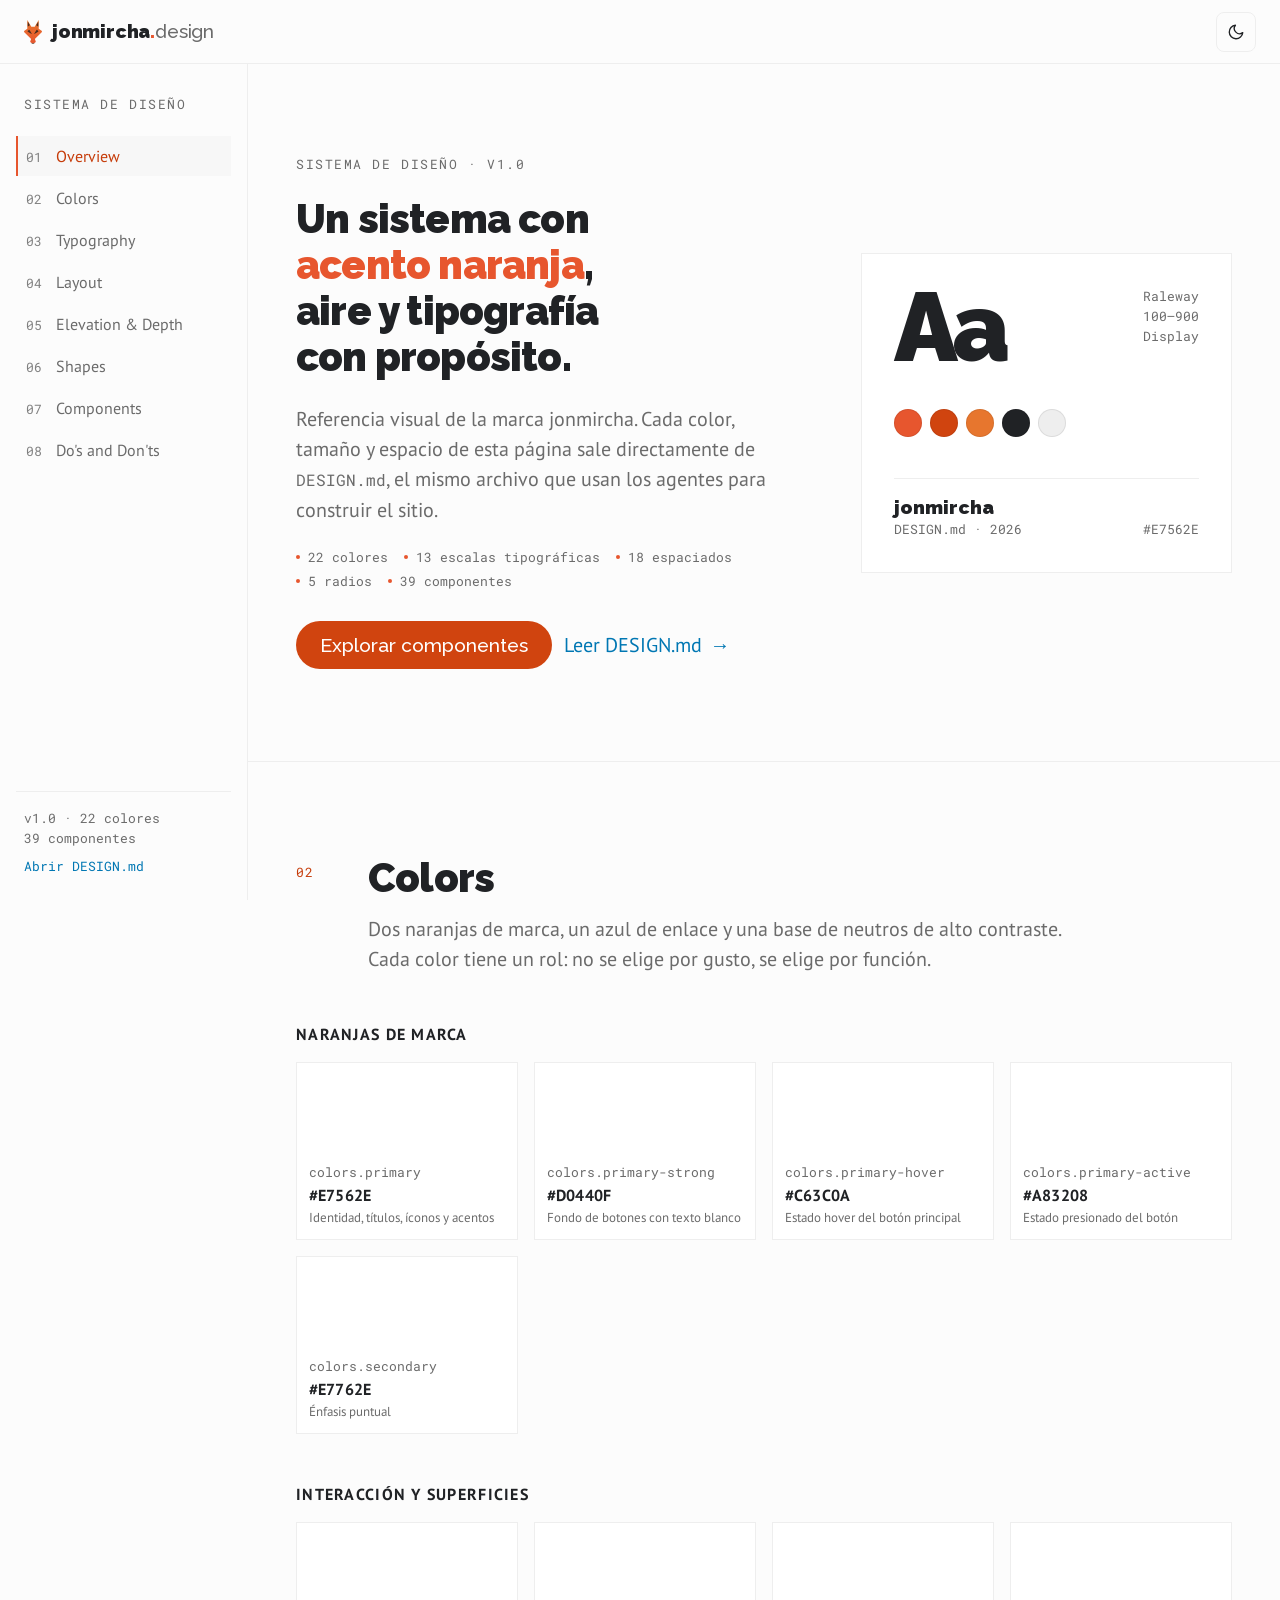
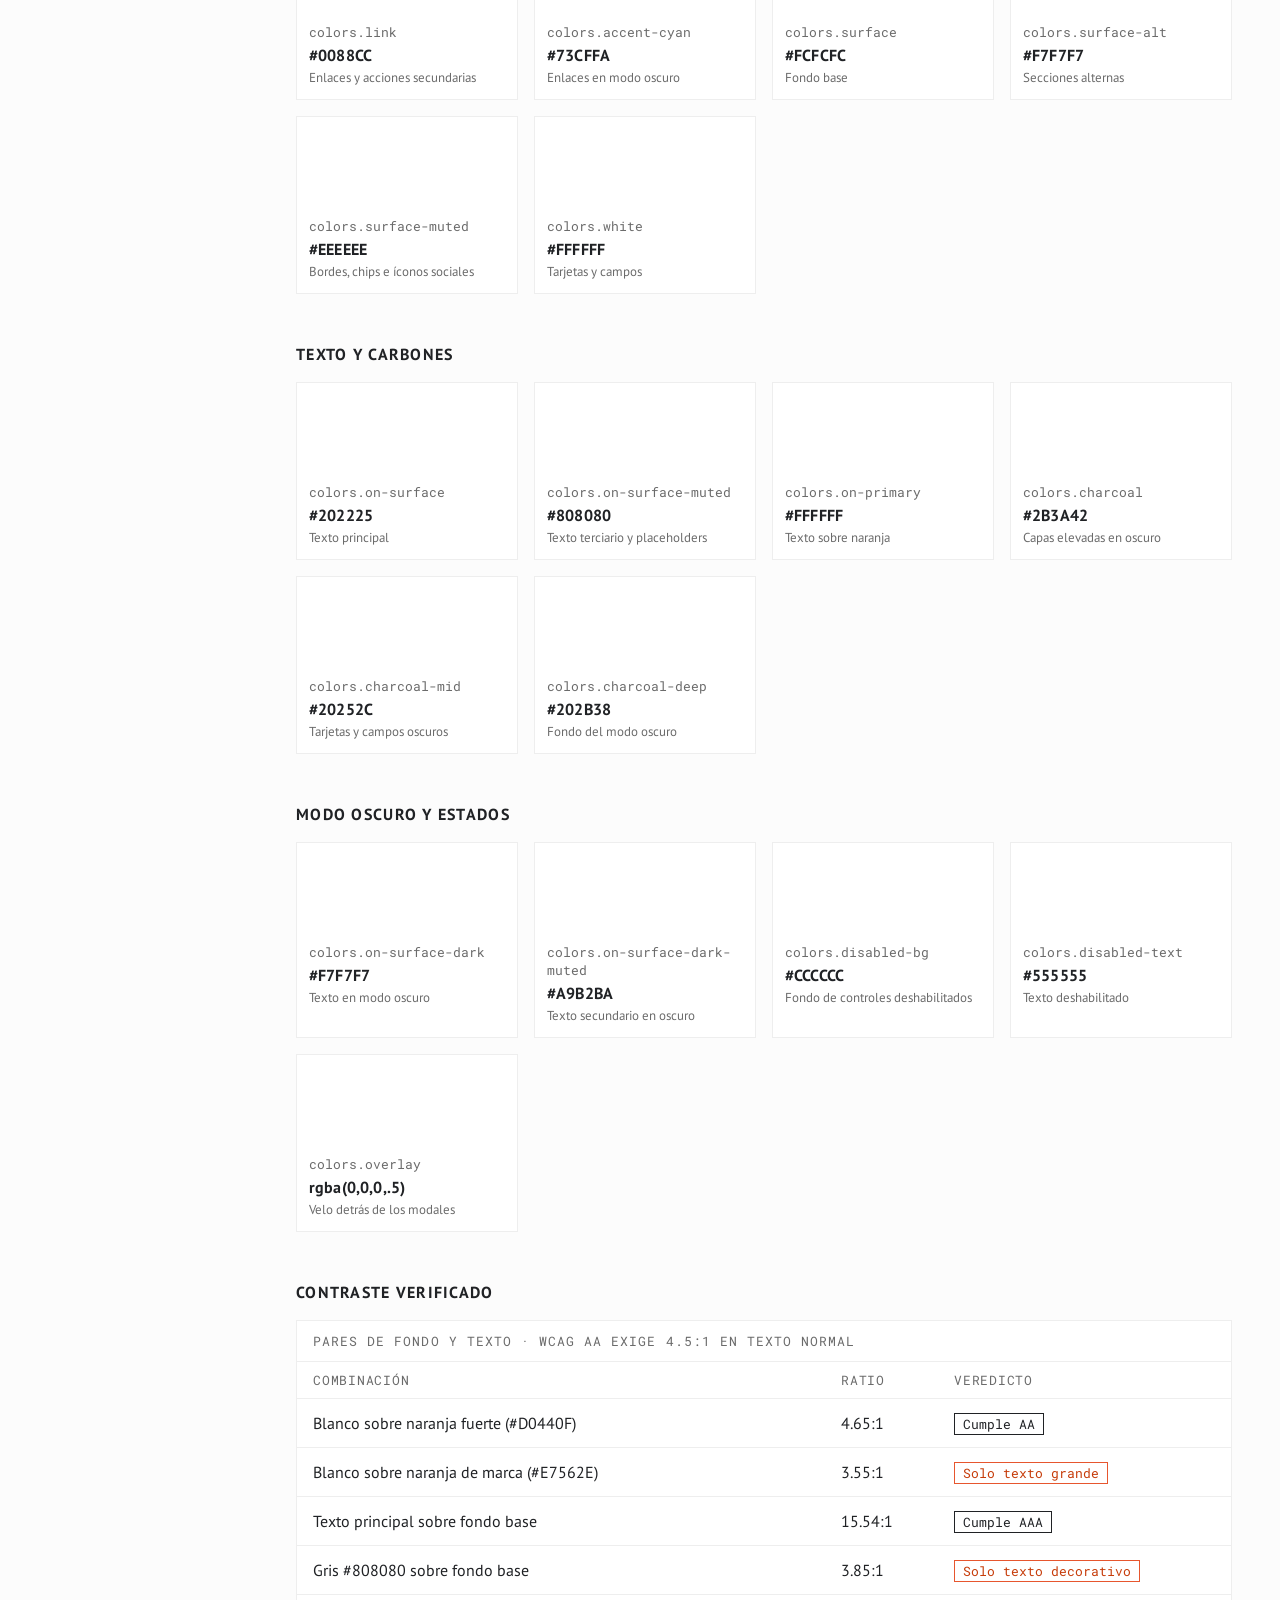
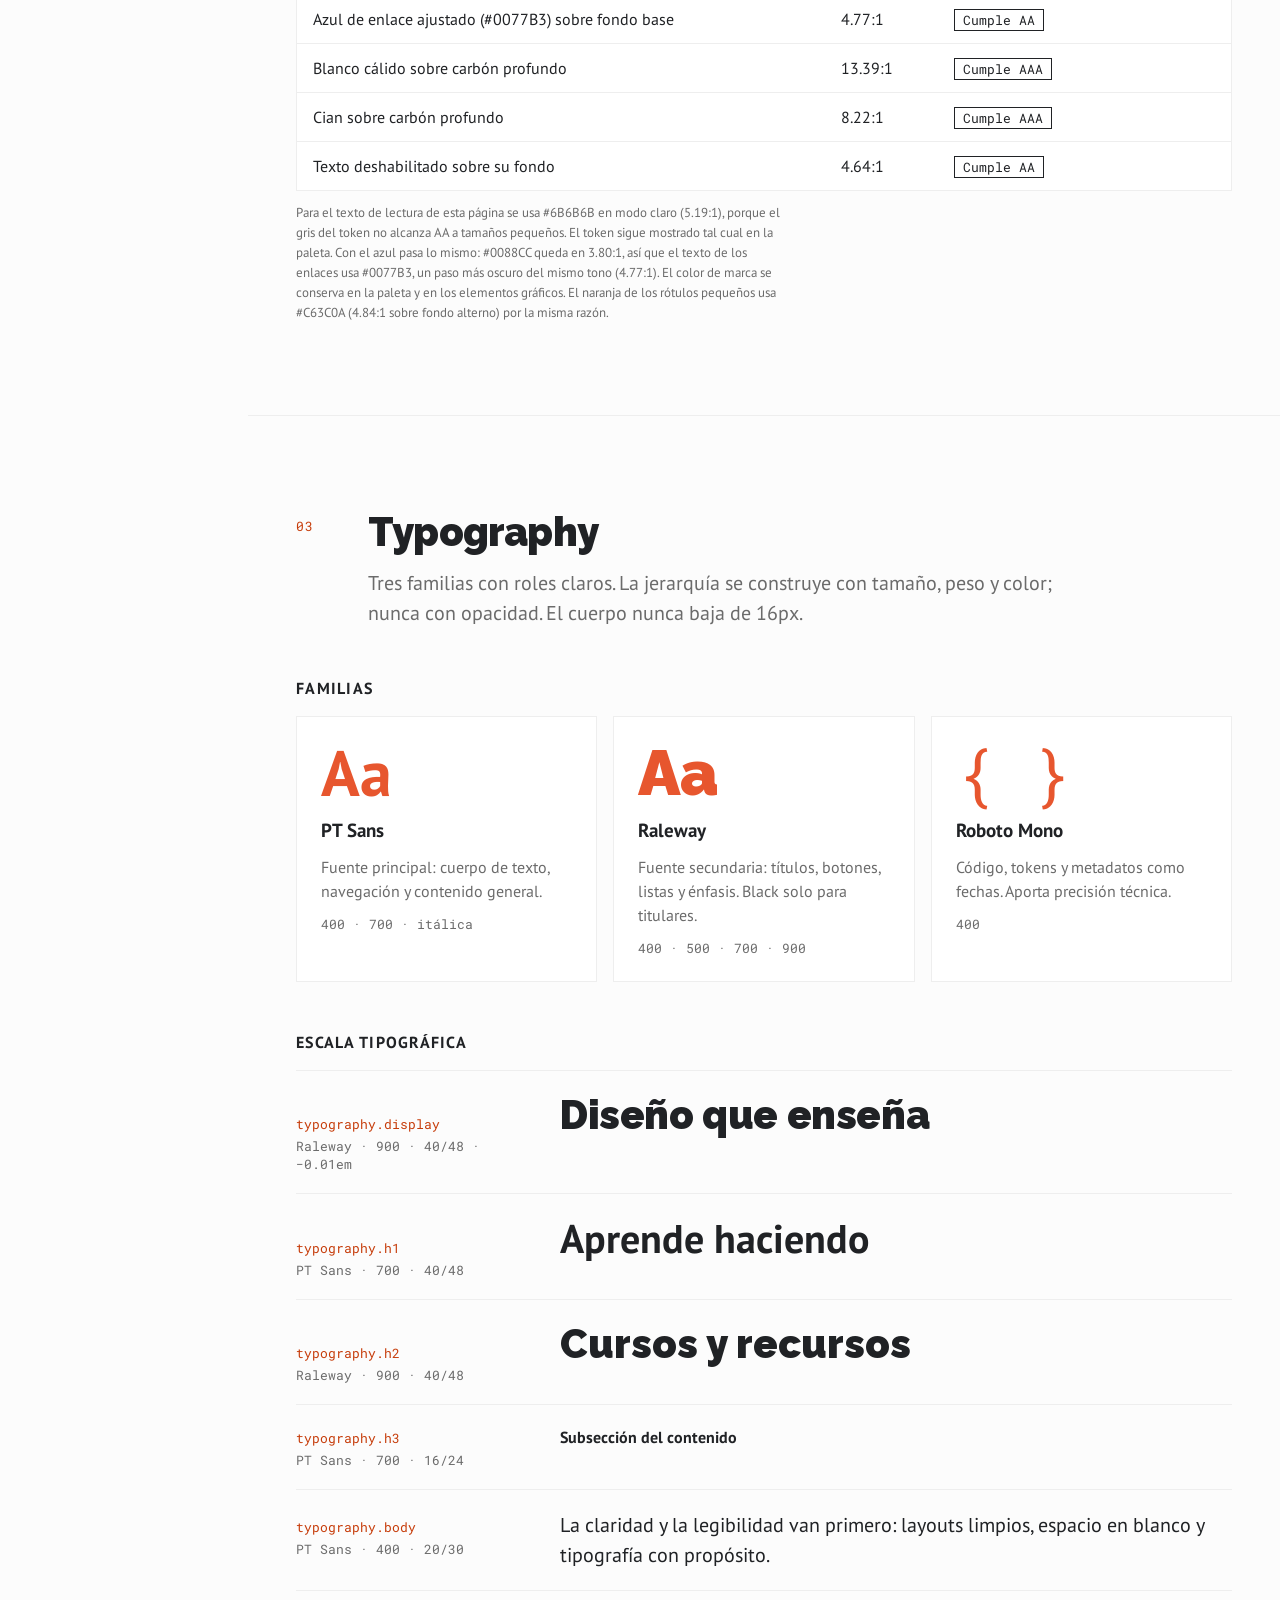
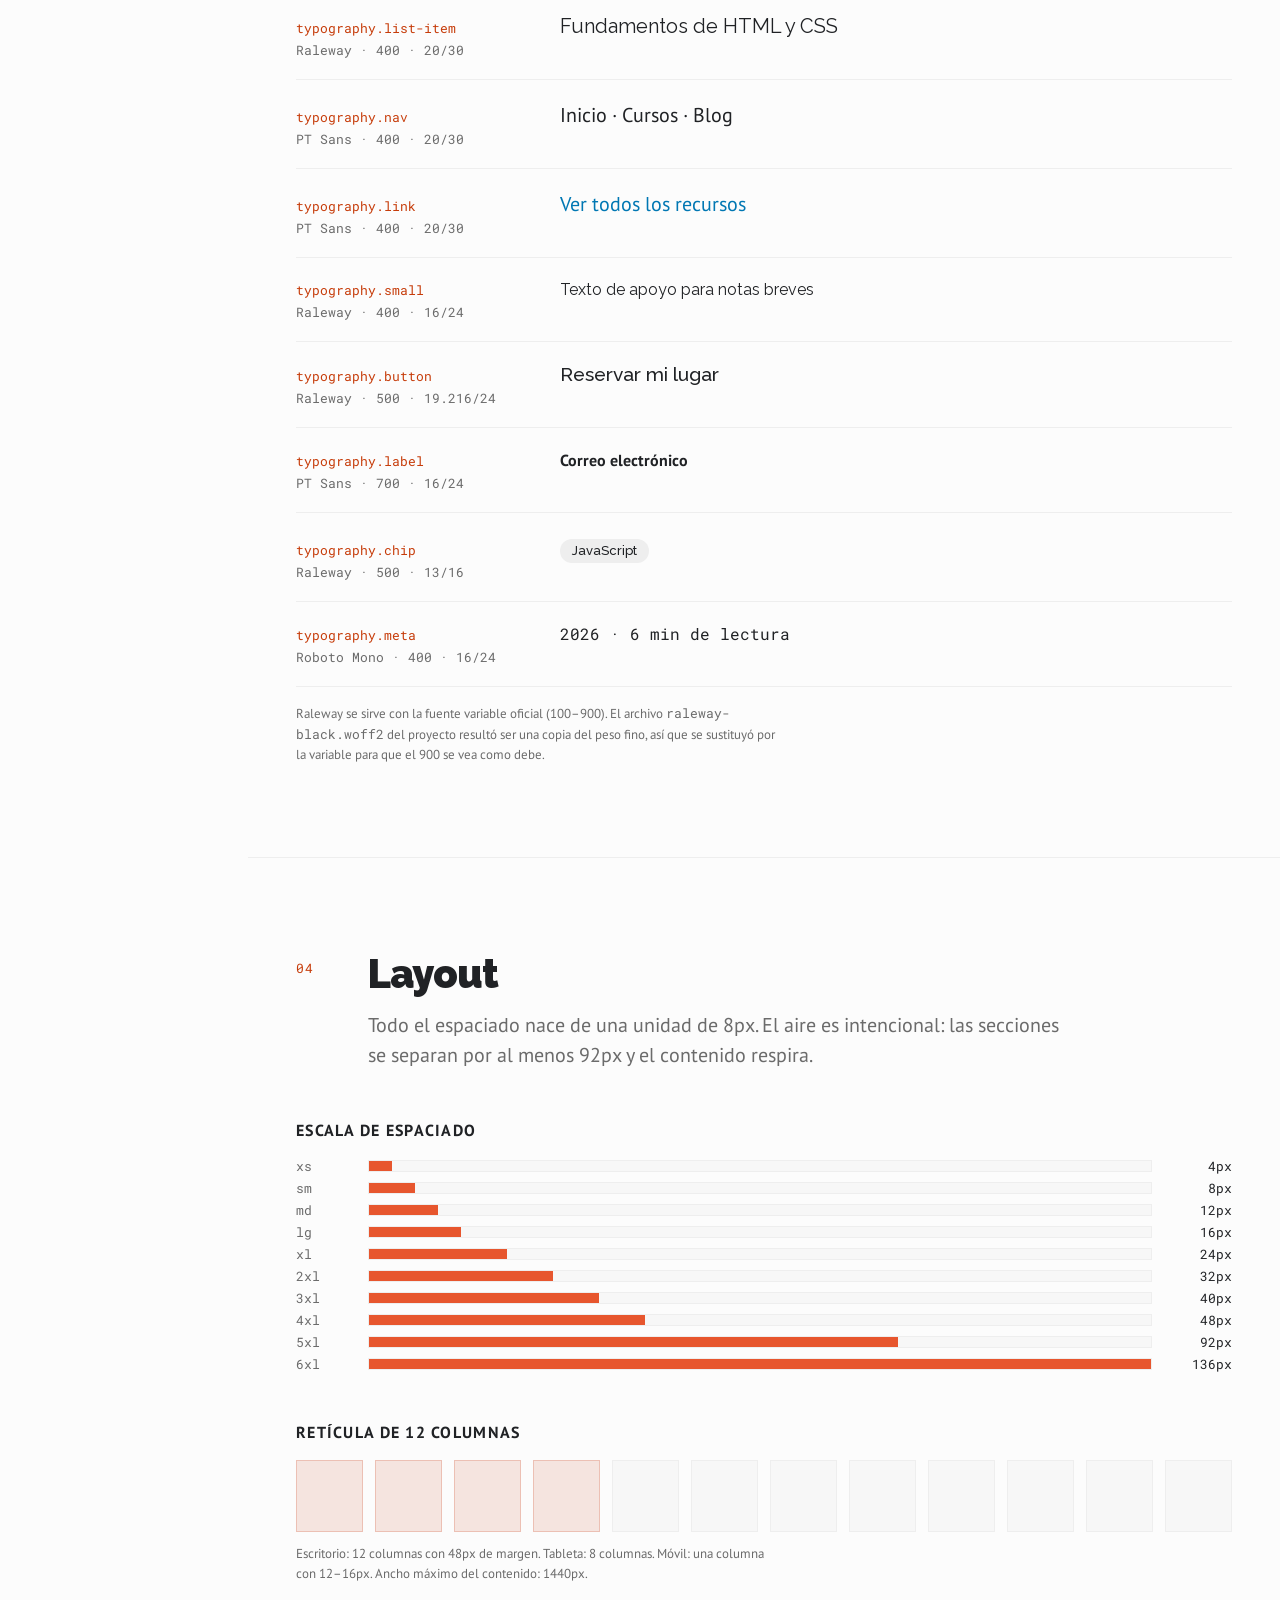
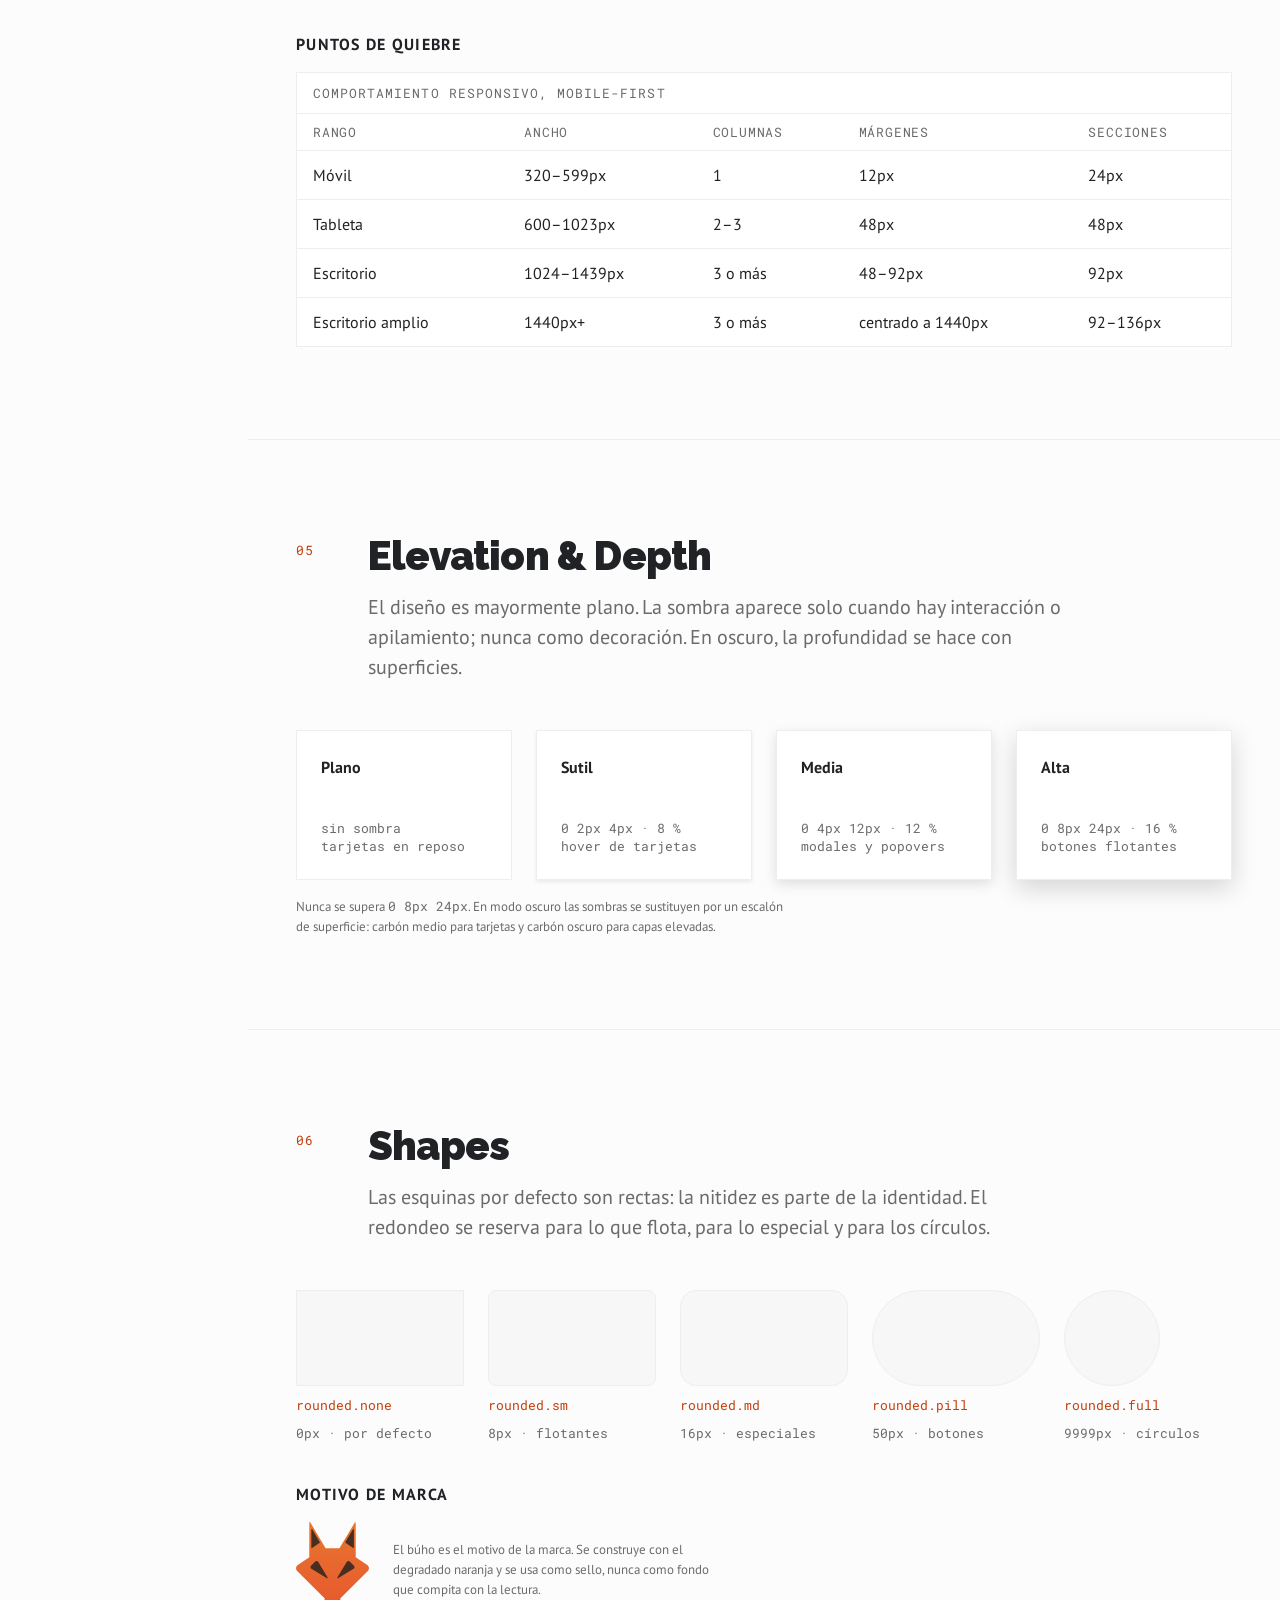
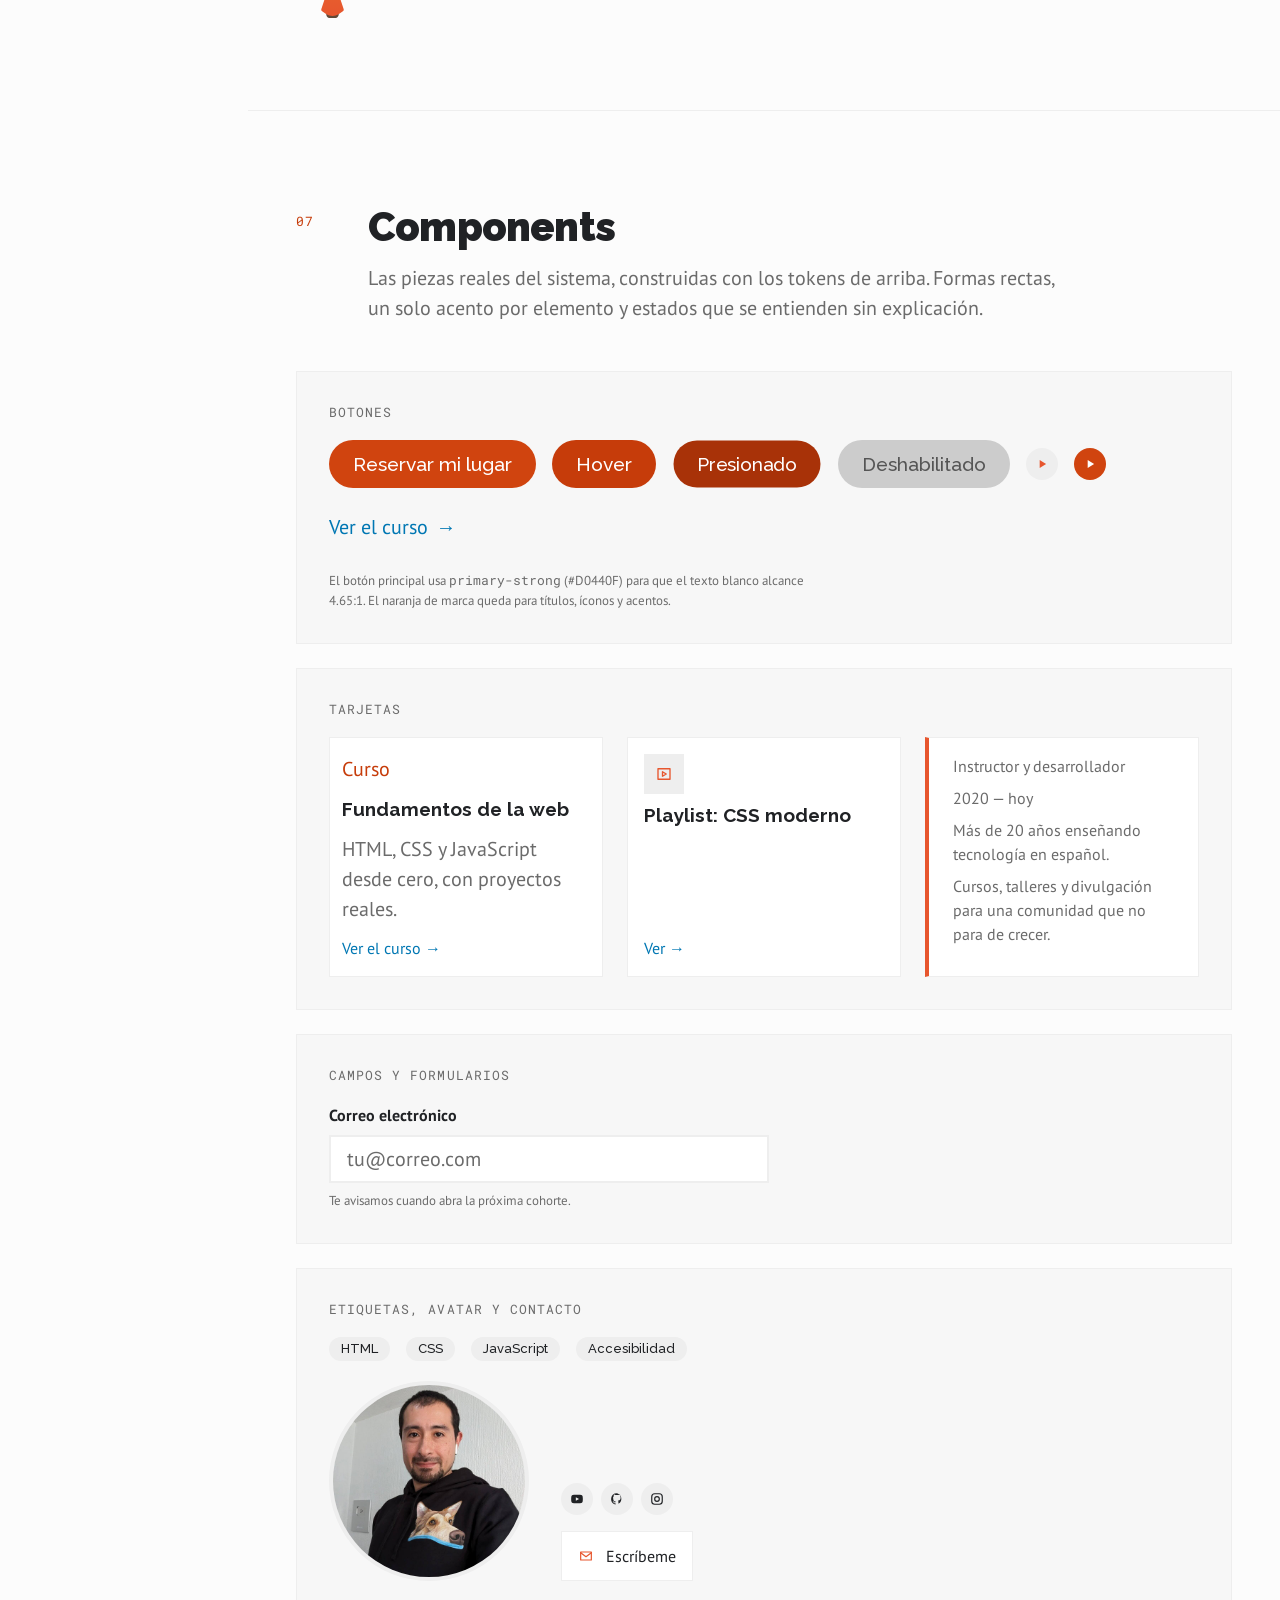
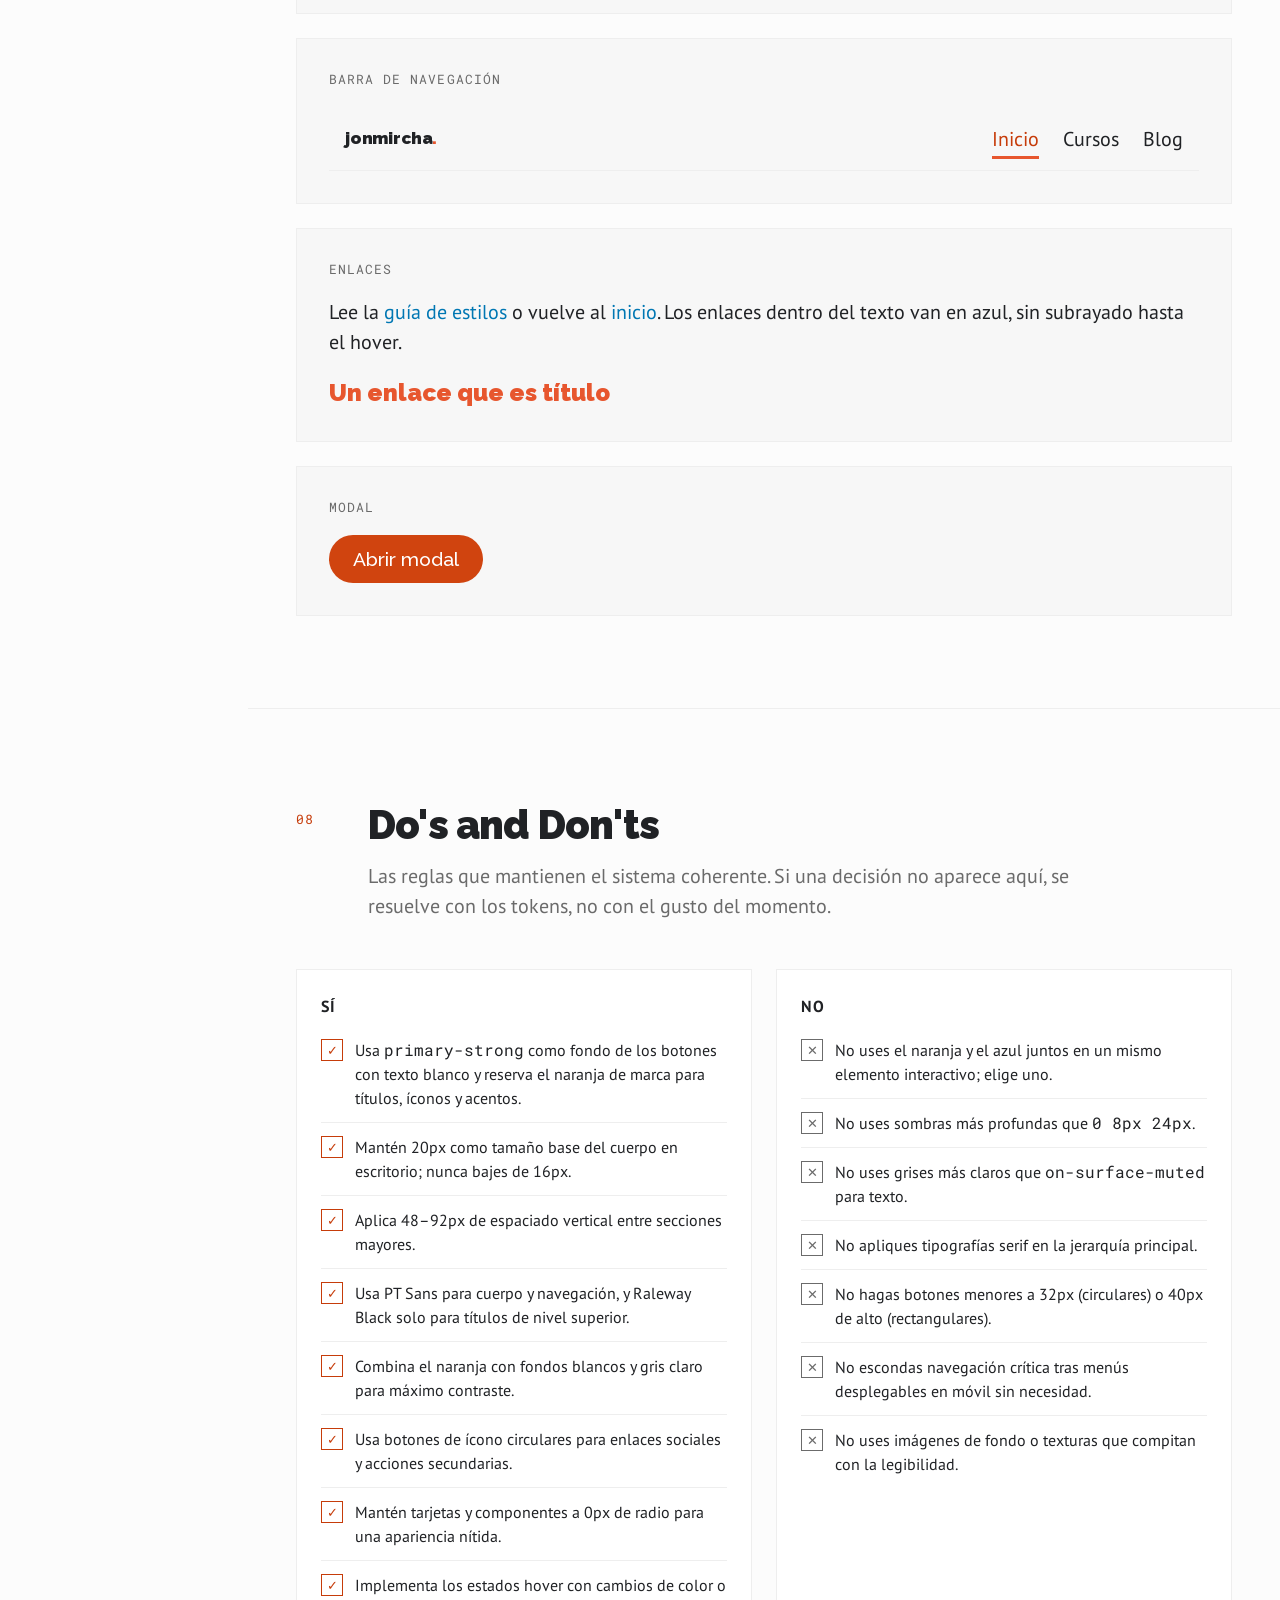
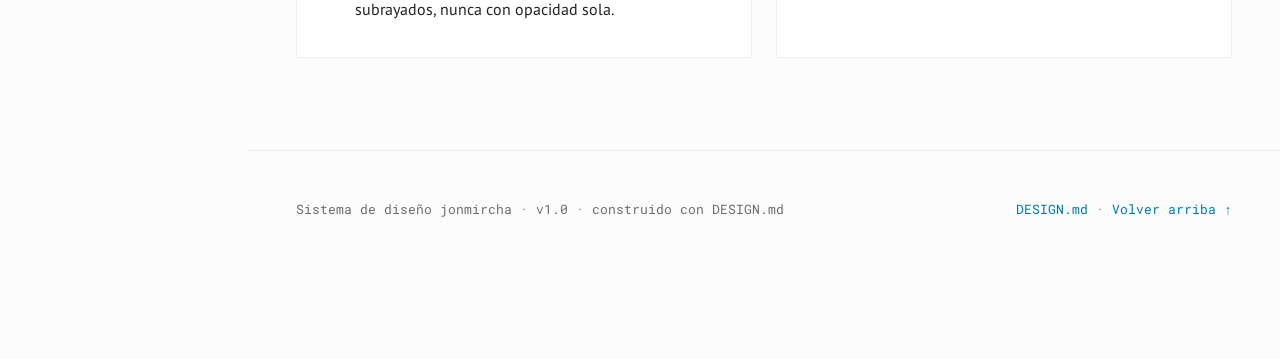
<file: design.html>
<!DOCTYPE html>
<html lang="es" data-theme="light">
<head>
<meta charset="utf-8">
<meta name="viewport" content="width=device-width, initial-scale=1">
<title>Sistema de diseño — jonmircha</title>
<meta name="description" content="Referencia visual del sistema de diseño de jonmircha: colores, tipografía, espaciado, formas y componentes, construida con los tokens de DESIGN.md.">
<meta name="theme-color" content="#FCFCFC">
<link rel="icon" href="assets/img/favicon.png" type="image/png">
<link rel="preload" href="assets/fonts/pt-sans-regular.woff2" as="font" type="font/woff2" crossorigin>
<link rel="preload" href="assets/fonts/pt-sans-bold.woff2" as="font" type="font/woff2" crossorigin>
<link rel="preload" href="assets/fonts/raleway-variable.woff2" as="font" type="font/woff2" crossorigin>
<link rel="preload" href="assets/fonts/roboto-mono-regular.woff2" as="font" type="font/woff2" crossorigin>
<style>
/* ============================================================
   1. Fuentes del proyecto
   ============================================================ */
@font-face{
  font-family:"PT Sans";
  src:url("assets/fonts/pt-sans-regular.woff2") format("woff2");
  font-weight:400;font-style:normal;font-display:swap;
}
@font-face{
  font-family:"PT Sans";
  src:url("assets/fonts/pt-sans-bold.woff2") format("woff2");
  font-weight:700;font-style:normal;font-display:swap;
}
@font-face{
  font-family:"PT Sans";
  src:url("assets/fonts/pt-sans-italic.woff2") format("woff2");
  font-weight:400;font-style:italic;font-display:swap;
}
@font-face{
  font-family:"PT Sans";
  src:url("assets/fonts/pt-sans-bold-italic.woff2") format("woff2");
  font-weight:700;font-style:italic;font-display:swap;
}
@font-face{
  font-family:"Raleway";
  src:url("assets/fonts/raleway-variable.woff2") format("woff2");
  font-weight:100 900;font-style:normal;font-display:swap;
}
@font-face{
  font-family:"Roboto Mono";
  src:url("assets/fonts/roboto-mono-regular.woff2") format("woff2");
  font-weight:400;font-style:normal;font-display:swap;
}

/* ============================================================
   2. Tokens — valores exactos de DESIGN.md
   ============================================================ */
:root{
  color-scheme:light;

  /* colors */
  --c-primary:#E7562E;
  --c-primary-strong:#D0440F;
  --c-primary-hover:#C63C0A;
  --c-primary-active:#A83208;
  --c-secondary:#E7762E;
  --c-link:#0088CC;
  --c-accent-cyan:#73CFFA;
  --c-surface:#FCFCFC;
  --c-surface-alt:#F7F7F7;
  --c-surface-muted:#EEEEEE;
  --c-white:#FFFFFF;
  --c-on-surface:#202225;
  --c-on-surface-muted:#808080;
  --c-on-primary:#FFFFFF;
  --c-charcoal:#2B3A42;
  --c-charcoal-mid:#20252C;
  --c-charcoal-deep:#202B38;
  --c-on-dark:#F7F7F7;
  --c-on-dark-muted:#A9B2BA;
  --c-disabled-bg:#CCCCCC;
  --c-disabled-text:#555555;
  --c-overlay:rgba(0,0,0,.5);

  /* typography */
  --f-sans:"PT Sans",-apple-system,BlinkMacSystemFont,"Segoe UI",sans-serif;
  --f-display:"Raleway","PT Sans",-apple-system,sans-serif;
  --f-mono:"Roboto Mono",ui-monospace,SFMono-Regular,Menlo,monospace;

  /* spacing */
  --s-xs:4px;   --s-sm:8px;   --s-md:12px;  --s-lg:16px;
  --s-xl:24px;  --s-2xl:32px; --s-3xl:40px; --s-4xl:48px;
  --s-5xl:92px; --s-6xl:136px;
  --gutter-mobile:12px;
  --gutter:48px;
  --container:1440px;

  /* rounded */
  --r-none:0px; --r-sm:8px; --r-md:16px; --r-pill:50px; --r-full:9999px;

  /* elevation */
  --sh-1:0 2px 4px rgba(0,0,0,.08);
  --sh-2:0 4px 12px rgba(0,0,0,.12);
  --sh-3:0 8px 24px rgba(0,0,0,.16);

  /* semantic layer */
  --bg:var(--c-surface);
  --bg-alt:var(--c-surface-alt);
  --bg-muted:var(--c-surface-muted);
  --card:var(--c-white);
  --fg:var(--c-on-surface);
  --fg-muted:#6B6B6B;      /* gris de lectura: #808080 no alcanza AA */
  --fg-faint:var(--c-on-surface-muted);
  --border:var(--c-surface-muted);
  --accent:var(--c-primary);
  --accent-strong:var(--c-primary-strong);
  --accent-text:var(--c-primary-hover);
  --link:#0077B3;          /* ajuste accesible del azul de enlace #0088CC */
  --focus:var(--c-primary-strong);
  --header-bg:rgba(252,252,252,.88);
}

[data-theme="dark"]{
  color-scheme:dark;
  --bg:var(--c-charcoal-deep);
  --bg-alt:var(--c-charcoal-mid);
  --bg-muted:var(--c-charcoal);
  --card:var(--c-charcoal-mid);
  --fg:var(--c-on-dark);
  --fg-muted:var(--c-on-dark-muted);
  --fg-faint:var(--c-on-dark-muted);
  --border:var(--c-charcoal);
  --link:var(--c-accent-cyan);
  --focus:var(--c-accent-cyan);
  --accent-text:var(--c-on-dark-muted);
  --header-bg:rgba(32,43,56,.88);
}

/* ============================================================
   3. Reset y base
   ============================================================ */
*,*::before,*::after{box-sizing:border-box}
html{-webkit-text-size-adjust:100%}
@media (prefers-reduced-motion:no-preference){
  html{scroll-behavior:smooth}
}
body{
  margin:0;
  background:var(--bg);
  color:var(--fg);
  font:400 20px/30px var(--f-sans);
  -webkit-font-smoothing:antialiased;
  transition:background-color .2s ease,color .2s ease;
}
img,svg{display:block;max-width:100%}
h1,h2,h3,h4,p,ul,ol,figure{margin:0}
ul,ol{padding:0;list-style:none}
a{color:inherit}
button{font:inherit;color:inherit}
:focus-visible{
  outline:3px solid var(--focus);
  outline-offset:2px;
  border-radius:2px;
}
::selection{background:var(--c-primary);color:#fff}

/* escalas tipográficas del sistema */
.t-display{font:900 40px/48px var(--f-display);letter-spacing:-.01em}
.t-h1{font:700 40px/48px var(--f-sans)}
.t-h2{font:900 40px/48px var(--f-display)}
.t-h3{font:700 16px/24px var(--f-sans)}
.t-body{font:400 20px/30px var(--f-sans)}
.t-list{font:400 20px/30px var(--f-display)}
.t-nav{font:400 20px/30px var(--f-sans)}
.t-link{font:400 20px/30px var(--f-sans)}
.t-small{font:400 16px/24px var(--f-display)}
.t-button{font:500 19.216px/24px var(--f-display)}
.t-label{font:700 16px/24px var(--f-sans)}
.t-chip{font:500 13px/16px var(--f-display)}
.t-meta{font:400 16px/24px var(--f-mono)}

.mono{font-family:var(--f-mono)}
.eyebrow{
  font:400 13px/16px var(--f-mono);
  letter-spacing:.12em;
  text-transform:uppercase;
  color:var(--fg-muted);
}
.muted{color:var(--fg-muted)}
.accent{color:var(--accent)}
.visually-hidden{
  position:absolute;width:1px;height:1px;padding:0;margin:-1px;
  overflow:hidden;clip:rect(0 0 0 0);white-space:nowrap;border:0;
}
.skip-link{
  position:absolute;left:16px;top:-100px;z-index:100;
  background:var(--c-primary-strong);color:#fff;
  padding:12px 20px;border-radius:0;
  font:500 16px/24px var(--f-sans);text-decoration:none;
  transition:top .15s ease;
}
.skip-link:focus{top:12px}

/* ============================================================
   4. Cabecera
   ============================================================ */
.site-header{
  position:sticky;top:0;z-index:50;
  height:64px;
  background:var(--header-bg);
  backdrop-filter:blur(12px);
  -webkit-backdrop-filter:blur(12px);
  border-bottom:1px solid var(--border);
}
.header-inner{
  max-width:var(--container);
  height:100%;margin:0 auto;
  padding:0 clamp(16px,3vw,24px);
  display:flex;align-items:center;justify-content:space-between;gap:16px;
}
.brand{
  display:inline-flex;align-items:center;gap:10px;
  text-decoration:none;white-space:nowrap;
}
.brand img{width:18px;height:24px;flex:none}
.brand-name{
  font:900 19px/1 var(--f-display);
  letter-spacing:-.01em;
}
.brand-dot{color:var(--accent)}
.brand-suffix{color:var(--fg-muted);font-weight:500}
.header-actions{display:flex;align-items:center;gap:8px}
.icon-btn{
  width:40px;height:40px;
  display:inline-grid;place-items:center;
  background:transparent;border:1px solid var(--border);border-radius:var(--r-sm);
  color:var(--fg);cursor:pointer;
  transition:background-color .15s ease,border-color .15s ease;
}
.icon-btn:hover{background:var(--bg-muted);border-color:var(--fg-faint)}
#theme-toggle .icon-sun,
#theme-toggle .icon-moon{grid-area:1/1}
[data-theme="light"] #theme-toggle .icon-sun{display:none}
[data-theme="dark"] #theme-toggle .icon-moon{display:none}
.menu-btn{display:none}

.mobile-nav{
  position:fixed;inset:64px 0 auto 0;z-index:49;
  background:var(--bg);
  border-bottom:1px solid var(--border);
  padding:8px 16px 20px;
  box-shadow:var(--sh-2);
}
.mobile-nav[hidden]{display:none}
.mobile-nav a{
  display:flex;align-items:center;gap:12px;
  padding:12px 8px;
  text-decoration:none;
  border-bottom:1px solid var(--border);
  font:400 20px/30px var(--f-sans);
}
.mobile-nav a:last-child{border-bottom:0}
.mobile-nav .num{font:400 13px/16px var(--f-mono);color:var(--fg-muted)}

/* ============================================================
   5. Estructura: barra lateral + contenido
   ============================================================ */
.layout{
  display:grid;
  grid-template-columns:248px minmax(0,1fr);
  max-width:var(--container);
  margin:0 auto;
  align-items:start;
}
.sidebar{
  position:sticky;top:64px;
  height:calc(100dvh - 64px);
  overflow-y:auto;
  border-right:1px solid var(--border);
  padding:32px 16px 24px;
  display:flex;flex-direction:column;gap:24px;
}
.sidebar-label{
  font:400 13px/16px var(--f-mono);
  letter-spacing:.12em;text-transform:uppercase;
  color:var(--fg-muted);
  padding:0 8px;
}
.sidebar-nav{display:flex;flex-direction:column;gap:2px}
.sidebar-nav a{
  display:flex;align-items:baseline;gap:10px;
  padding:8px;
  text-decoration:none;
  color:var(--fg-muted);
  font:400 16px/24px var(--f-sans);
  border-left:2px solid transparent;
  transition:color .15s ease,border-color .15s ease,background-color .15s ease;
}
.sidebar-nav a .num{
  font:400 13px/16px var(--f-mono);
  color:var(--fg-faint);
  min-width:20px;
}
.sidebar-nav a:hover{color:var(--fg);background:var(--bg-alt)}
.sidebar-nav a[aria-current="true"]{
  color:var(--accent-text);
  border-left-color:var(--accent);
  background:var(--bg-alt);
}
.sidebar-foot{
  margin-top:auto;
  padding:16px 8px 0;
  border-top:1px solid var(--border);
  font:400 13px/20px var(--f-mono);
  color:var(--fg-muted);
}
.sidebar-foot a{color:var(--link);text-decoration:none}
.sidebar-foot a:hover{text-decoration:underline}

.main{min-width:0;padding-bottom:var(--s-5xl)}

/* ============================================================
   6. Secciones
   ============================================================ */
.section{
  padding:var(--s-5xl) clamp(16px,4vw,48px);
  border-bottom:1px solid var(--border);
  scroll-margin-top:64px;
}
.section:last-of-type{border-bottom:0}
.section-head{
  display:grid;grid-template-columns:56px minmax(0,1fr);gap:0 16px;
  margin-bottom:var(--s-4xl);
}
.section-index{
  font:400 13px/16px var(--f-mono);
  letter-spacing:.1em;
  color:var(--accent-text);
  padding-top:10px;
}
.section-title{
  font:900 40px/48px var(--f-display);
  letter-spacing:-.02em;
}
.section-desc{
  grid-column:2;
  margin-top:12px;
  max-width:64ch;
  color:var(--fg-muted);
  font:400 20px/30px var(--f-sans);
}
.subhead{
  font:700 16px/24px var(--f-sans);
  letter-spacing:.08em;
  text-transform:uppercase;
  margin-bottom:16px;
}
.block + .block{margin-top:var(--s-4xl)}

/* ============================================================
   7. Portada
   ============================================================ */
.hero{
  padding:var(--s-5xl) clamp(16px,4vw,48px);
  border-bottom:1px solid var(--border);
  display:grid;
  grid-template-columns:minmax(0,1.35fr) minmax(0,1fr);
  gap:clamp(32px,5vw,64px);
  align-items:center;
}
.hero-copy{display:flex;flex-direction:column;align-items:flex-start;gap:24px}
.hero h1{
  font:900 clamp(30px,4.4vw,40px)/1.15 var(--f-display);
  letter-spacing:-.02em;
  text-wrap:balance;
  max-width:18ch;
}
.hero h1 em{
  font-style:normal;
  color:var(--accent);
}
.hero-lead{
  max-width:54ch;
  color:var(--fg-muted);
  font:400 20px/30px var(--f-sans);
  text-wrap:pretty;
}
.hero-meta{
  display:flex;flex-wrap:wrap;gap:8px 16px;
  font:400 13px/16px var(--f-mono);
  color:var(--fg-muted);
}
.hero-meta span{display:inline-flex;align-items:center;gap:8px}
.hero-meta span::before{content:"";width:4px;height:4px;background:var(--accent);border-radius:50%}
.hero-actions{display:flex;flex-wrap:wrap;gap:12px;margin-top:8px}

.specimen{
  border:1px solid var(--border);
  background:var(--card);
  padding:var(--s-2xl);
  display:flex;flex-direction:column;gap:var(--s-xl);
  justify-content:space-between;
  min-height:320px;
}
.specimen-top{display:flex;align-items:flex-start;justify-content:space-between;gap:16px}
.specimen-aa{
  font:900 96px/0.86 var(--f-display);
  letter-spacing:-.05em;
  color:var(--fg);
}
.specimen-tag{
  font:400 13px/16px var(--f-mono);
  color:var(--fg-muted);
  text-align:right;
  line-height:20px;
}
.specimen-dots{display:flex;gap:8px}
.specimen-dots span{
  width:28px;height:28px;border-radius:50%;
  border:1px solid rgba(0,0,0,.08);
}
.specimen-foot{
  display:flex;align-items:flex-end;justify-content:space-between;gap:16px;
  border-top:1px solid var(--border);
  padding-top:16px;
}
.specimen-foot p{font:400 13px/20px var(--f-mono);color:var(--fg-muted)}
.specimen-foot strong{display:block;font:900 19px/24px var(--f-display);color:var(--fg)}

/* ============================================================
   8. Muestras de color
   ============================================================ */
.swatch-grid{
  display:grid;
  grid-template-columns:repeat(auto-fill,minmax(196px,1fr));
  gap:16px;
}
.swatch{
  display:flex;flex-direction:column;text-align:left;
  background:var(--card);
  border:1px solid var(--border);
  border-radius:0;padding:0;
  cursor:pointer;overflow:hidden;
  transition:box-shadow .15s ease,transform .15s ease;
}
.swatch:hover{box-shadow:var(--sh-1)}
.swatch:active{transform:scale(.995)}
.swatch-chip{
  height:88px;
  border-bottom:1px solid var(--border);
  background-color:var(--sw);
}
.swatch-chip.is-alpha{
  background-image:
    linear-gradient(45deg,var(--bg-muted) 25%,transparent 25%,transparent 75%,var(--bg-muted) 75%),
    linear-gradient(45deg,var(--bg-muted) 25%,transparent 25%,transparent 75%,var(--bg-muted) 75%);
  background-size:16px 16px;
  background-position:0 0,8px 8px;
}
.swatch-chip.is-alpha::after{
  content:"";display:block;height:100%;background:var(--sw);
}
.swatch-body{padding:12px;display:flex;flex-direction:column;gap:2px}
.swatch-token{font:400 13px/18px var(--f-mono);color:var(--fg-muted);overflow-wrap:anywhere}
.swatch-hex{font:700 16px/24px var(--f-sans);letter-spacing:.01em}
.swatch-role{font:400 13px/18px var(--f-sans);color:var(--fg-muted)}

/* ============================================================
   9. Tablas de datos
   ============================================================ */
.table-wrap{overflow-x:auto;border:1px solid var(--border);background:var(--card)}
.data-table{width:100%;border-collapse:collapse;min-width:560px}
.data-table caption{
  text-align:left;padding:12px 16px;
  font:400 13px/16px var(--f-mono);
  color:var(--fg-muted);
  text-transform:uppercase;letter-spacing:.08em;
  border-bottom:1px solid var(--border);
}
.data-table th{
  text-align:left;padding:10px 16px;
  font:400 13px/16px var(--f-mono);
  color:var(--fg-muted);
  text-transform:uppercase;letter-spacing:.06em;
  border-bottom:1px solid var(--border);
  white-space:nowrap;
}
.data-table td{
  padding:12px 16px;
  border-bottom:1px solid var(--border);
  font:400 16px/24px var(--f-sans);
  vertical-align:middle;
}
.data-table tr:last-child td{border-bottom:0}
.badge{
  display:inline-flex;align-items:center;gap:6px;
  font:400 13px/16px var(--f-mono);
  padding:2px 8px;border:1px solid var(--border);white-space:nowrap;
}
.badge-pass{border-color:var(--fg);color:var(--fg)}
.badge-fail{border-color:var(--accent);color:var(--accent-text)}

/* ============================================================
   10. Tipografía
   ============================================================ */
.font-grid{display:grid;grid-template-columns:repeat(3,minmax(0,1fr));gap:16px}
.font-card{
  border:1px solid var(--border);background:var(--card);
  padding:var(--s-xl);display:flex;flex-direction:column;gap:12px;
}
.font-card .font-glyph{font-size:64px;line-height:1;color:var(--accent)}
.font-card h3{font:700 19px/26px var(--f-sans)}
.font-card p{font:400 16px/24px var(--f-sans);color:var(--fg-muted)}
.font-card .mono{font:400 13px/18px var(--f-mono);color:var(--fg-muted)}

.type-list{border-top:1px solid var(--border)}
.type-row{
  display:grid;grid-template-columns:minmax(180px,240px) minmax(0,1fr);
  gap:8px 24px;padding:20px 0;border-bottom:1px solid var(--border);
  align-items:baseline;
}
.type-token{font:400 13px/18px var(--f-mono);color:var(--accent-text);overflow-wrap:anywhere}
.type-specs{font:400 13px/18px var(--f-mono);color:var(--fg-muted);margin-top:4px}
.type-sample{overflow-wrap:anywhere}

/* ============================================================
   11. Espaciado y retícula
   ============================================================ */
.space-list{display:flex;flex-direction:column;gap:6px}
.space-row{display:grid;grid-template-columns:56px minmax(0,1fr) 64px;gap:16px;align-items:center}
.space-name{font:400 13px/16px var(--f-mono);color:var(--fg-muted)}
.space-track{background:var(--bg-alt);height:12px;border:1px solid var(--border)}
.space-fill{display:block;height:100%;background:var(--accent)}
.space-val{font:400 13px/16px var(--f-mono);text-align:right;color:var(--fg)}

.grid-demo{display:grid;grid-template-columns:repeat(12,minmax(0,1fr));gap:12px;margin-top:8px}
.grid-demo span{height:72px;background:var(--bg-alt);border:1px solid var(--border)}
.grid-demo span:nth-child(-n+4){background:color-mix(in srgb,var(--accent) 12%,var(--bg-alt));border-color:color-mix(in srgb,var(--accent) 30%,var(--border))}

/* ============================================================
   12. Profundidad
   ============================================================ */
.elev-grid{display:grid;grid-template-columns:repeat(auto-fit,minmax(200px,1fr));gap:24px}
.elev-card{
  background:var(--card);border:1px solid var(--border);
  padding:var(--s-xl);min-height:150px;
  display:flex;flex-direction:column;justify-content:space-between;gap:16px;
}
.elev-card p:first-child{font:700 16px/24px var(--f-sans)}
.elev-card p:last-child{font:400 13px/18px var(--f-mono);color:var(--fg-muted);overflow-wrap:anywhere}
.elev-1{box-shadow:var(--sh-1)}
.elev-2{box-shadow:var(--sh-2)}
.elev-3{box-shadow:var(--sh-3)}

/* ============================================================
   13. Formas
   ============================================================ */
.shape-grid{display:grid;grid-template-columns:repeat(auto-fit,minmax(150px,1fr));gap:24px}
.shape-tile{display:flex;flex-direction:column;gap:10px}
.shape-box{height:96px;background:var(--bg-alt);border:1px solid var(--border)}
.shape-name{font:400 13px/18px var(--f-mono);color:var(--accent-text)}
.shape-val{font:400 13px/18px var(--f-mono);color:var(--fg-muted)}

/* ============================================================
   14. Componentes
   ============================================================ */
.demo{
  border:1px solid var(--border);
  background:var(--bg-alt);
  padding:clamp(16px,3vw,32px);
  display:flex;flex-direction:column;gap:20px;
}
.demo + .demo{margin-top:24px}
.demo-label{
  font:400 13px/16px var(--f-mono);
  letter-spacing:.08em;text-transform:uppercase;
  color:var(--fg-muted);
}
.demo-row{display:flex;flex-wrap:wrap;gap:16px;align-items:center}
.demo-note{font:400 13px/20px var(--f-sans);color:var(--fg-muted);max-width:70ch}

/* botones */
.btn{
  display:inline-flex;align-items:center;justify-content:center;gap:8px;
  min-height:48px;padding:12px 24px;
  border:0;border-radius:var(--r-pill);
  background:var(--c-primary-strong);color:var(--c-on-primary);
  font:500 19.216px/24px var(--f-display);
  text-decoration:none;cursor:pointer;
  transition:background-color .15s ease,transform .15s ease;
}
.btn:hover{background:var(--c-primary-hover)}
.btn:active{background:var(--c-primary-active);transform:scale(.98)}
.btn[disabled],.btn.is-disabled{
  background:var(--c-disabled-bg);color:var(--c-disabled-text);
  cursor:not-allowed;transform:none;
}
.btn-icon{
  width:32px;height:32px;flex:none;
  display:inline-grid;place-items:center;
  border:0;border-radius:var(--r-full);
  background:var(--bg-muted);color:var(--accent);
  cursor:pointer;
  transition:background-color .15s ease,color .15s ease;
}
.btn-icon:hover{background:var(--c-primary-strong);color:var(--c-on-primary)}
.btn-ghost{
  display:inline-flex;align-items:center;gap:8px;
  padding:8px 0;border:0;background:none;
  color:var(--link);
  font:400 20px/30px var(--f-sans);
  text-decoration:none;cursor:pointer;
}
.btn-ghost:hover{color:var(--accent-text);text-decoration:underline;text-underline-offset:3px}

/* tarjetas */
.card-grid{display:grid;grid-template-columns:repeat(auto-fit,minmax(260px,1fr));gap:24px}
.card{
  background:var(--card);
  border:1px solid var(--border);
  border-radius:var(--r-none);
  padding:16px 12px;
  display:flex;flex-direction:column;gap:12px;
  transition:box-shadow .2s ease,border-color .2s ease;
}
.card:hover{box-shadow:var(--sh-1)}
.card h3{font:700 19px/26px var(--f-display)}
.card p{font:400 20px/30px var(--f-sans);color:var(--fg-muted)}
.card a{color:var(--link);text-decoration:none;font:400 16px/24px var(--f-sans);margin-top:auto}
.card a:hover{text-decoration:underline;text-underline-offset:3px}

.course-card{
  background:var(--card);border:1px solid var(--border);border-radius:0;
  padding:16px;display:flex;flex-direction:column;gap:8px;
  transition:border-color .2s ease,box-shadow .2s ease;
}
.course-card:hover{border-color:var(--c-primary);box-shadow:var(--sh-1)}
.course-icon{width:40px;height:40px;display:grid;place-items:center;background:var(--bg-muted);color:var(--accent)}
.course-title{font:700 19px/26px var(--f-display)}
.course-link{color:var(--link);text-decoration:none;font:400 16px/24px var(--f-sans);margin-top:auto}
.course-link:hover{text-decoration:underline;text-underline-offset:3px}

.exp-card{
  background:var(--card);border:1px solid var(--border);
  border-left:4px solid var(--c-primary);border-radius:0;
  padding:16px 24px;display:flex;flex-direction:column;gap:8px;
}
.exp-head{display:flex;justify-content:space-between;gap:8px 16px;flex-wrap:wrap;align-items:baseline}
.exp-role{font:700 19px/26px var(--f-display)}
.exp-date{font:400 16px/24px var(--f-mono);color:var(--fg-muted)}
.exp-card p{font:400 16px/24px var(--f-sans);color:var(--fg-muted)}

/* formularios */
.field{display:flex;flex-direction:column;gap:8px;max-width:440px;width:100%}
.field label{font:700 16px/24px var(--f-sans)}
.field input{
  height:48px;padding:12px 16px;
  border:2px solid var(--border);border-radius:0;
  background:var(--card);color:var(--fg);
  font:400 20px/30px var(--f-sans);
  transition:border-color .15s ease,box-shadow .15s ease;
}
.field input::placeholder{color:var(--fg-muted);opacity:1}
.field input:focus{
  outline:none;border-color:var(--c-primary);
  box-shadow:0 0 0 4px rgba(231,86,46,.18);
}
.field .hint{font:400 13px/20px var(--f-sans);color:var(--fg-muted)}

/* etiquetas, avatar, iconos */
.chip{
  display:inline-flex;align-items:center;
  padding:4px 12px;border-radius:var(--r-full);
  background:var(--bg-muted);color:var(--fg);
  font:500 13px/16px var(--f-display);
}
.avatar{
  width:200px;height:200px;border-radius:var(--r-full);
  border:4px solid var(--bg-muted);object-fit:cover;
}
.social{
  width:32px;height:32px;display:inline-grid;place-items:center;
  border:0;border-radius:var(--r-full);
  background:var(--bg-muted);color:var(--fg);
  cursor:pointer;
  transition:background-color .15s ease,color .15s ease;
}
.social:hover{background:var(--c-primary-strong);color:var(--c-on-primary)}
.contact-btn{
  display:inline-flex;align-items:center;gap:12px;
  padding:12px 16px;border-radius:0;
  background:var(--card);color:var(--fg);
  border:1px solid var(--border);
  text-decoration:none;font:400 16px/24px var(--f-sans);
  transition:border-color .15s ease,color .15s ease;
}
.contact-btn:hover{border-color:var(--c-primary);color:var(--c-primary)}
.contact-btn svg{color:var(--accent);flex:none}

/* navegación de muestra */
.nav-demo{
  height:64px;display:flex;align-items:center;justify-content:space-between;
  gap:24px;padding:0 16px;background:transparent;
  border-bottom:1px solid var(--border);
}
.nav-demo ul{display:flex;gap:24px;flex-wrap:wrap}
.nav-demo a{
  font:400 20px/30px var(--f-sans);
  color:var(--fg);text-decoration:none;
  padding:4px 0;border-bottom:2px solid transparent;
}
.nav-demo a:hover{color:var(--accent-text);border-bottom-color:var(--accent)}
.nav-demo a[aria-current="page"]{color:var(--accent-text);border-bottom-width:3px;border-bottom-color:var(--accent)}
[data-theme="dark"] .nav-demo a[aria-current="page"]{color:var(--fg)}

/* enlaces */
.link-inline{color:var(--link);text-decoration:none}
.link-inline:hover{color:var(--accent-text);text-decoration:underline;text-underline-offset:3px}
.link-title{
  font:900 24px/32px var(--f-display);
  color:var(--accent);text-decoration:none;
  transition:opacity .15s ease;
}
.link-title:hover{opacity:.8}

/* diálogo */
dialog{
  border:1px solid var(--border);border-radius:var(--r-md);
  padding:0;background:var(--card);color:var(--fg);
  max-width:440px;width:calc(100% - 32px);
}
dialog::backdrop{background:var(--c-overlay)}
.dialog-inner{padding:24px;display:flex;flex-direction:column;gap:16px}
.dialog-inner h3{font:900 24px/32px var(--f-display)}
.dialog-inner p{font:400 16px/24px var(--f-sans);color:var(--fg-muted)}
.dialog-actions{display:flex;gap:12px;flex-wrap:wrap}

/* ============================================================
   15. Reglas
   ============================================================ */
.rules-grid{display:grid;grid-template-columns:1fr 1fr;gap:24px}
.rule-col{border:1px solid var(--border);background:var(--card);padding:var(--s-xl)}
.rule-col h3{
  font:700 16px/24px var(--f-sans);
  letter-spacing:.08em;text-transform:uppercase;
  margin-bottom:8px;
}
.rule-list li{
  display:flex;gap:12px;align-items:flex-start;
  padding:12px 0;border-bottom:1px solid var(--border);
  font:400 16px/24px var(--f-sans);
}
.rule-list li:last-child{border-bottom:0}
.rule-mark{
  flex:none;width:22px;height:22px;margin-top:1px;
  display:grid;place-items:center;
  border:1px solid currentColor;
  font:400 13px/1 var(--f-mono);
}
.rule-yes .rule-mark{color:var(--accent-text)}
.rule-no .rule-mark{color:var(--fg-muted)}

/* ============================================================
   16. Pie
   ============================================================ */
.site-footer{
  padding:var(--s-4xl) clamp(16px,4vw,48px);
  display:flex;flex-wrap:wrap;gap:16px 32px;
  align-items:center;justify-content:space-between;
  border-top:1px solid var(--border);
}
.site-footer p{font:400 13px/20px var(--f-mono);color:var(--fg-muted)}
.site-footer a{color:var(--link);text-decoration:none}
.site-footer a:hover{text-decoration:underline}

/* aviso de copiado */
.toast{
  position:fixed;left:50%;bottom:24px;z-index:80;
  transform:translate(-50%,16px);
  background:var(--c-charcoal-deep);color:var(--c-on-dark);
  border:1px solid var(--c-charcoal);
  padding:12px 20px;border-radius:0;
  font:400 13px/16px var(--f-mono);
  opacity:0;pointer-events:none;
  transition:opacity .2s ease,transform .2s ease;
}
.toast.is-visible{opacity:1;transform:translate(-50%,0)}

/* ============================================================
   17. Responsivo
   ============================================================ */
@media (max-width:1023px){
  .layout{grid-template-columns:1fr}
  .sidebar{display:none}
  .menu-btn{display:inline-grid}
  .hero{grid-template-columns:1fr;gap:32px}
  .specimen{min-height:auto;padding:24px}
  .specimen-aa{font-size:64px}
  .font-grid{grid-template-columns:1fr}
  .rules-grid{grid-template-columns:1fr}
}
@media (max-width:599px){
  .section,.hero{padding-left:16px;padding-right:16px}
  .section{padding-top:48px;padding-bottom:48px}
  .hero{padding-top:40px;padding-bottom:40px}
  .section-head{grid-template-columns:1fr;gap:6px}
  .section-index{padding-top:0}
  .section-desc{grid-column:1;font-size:18px;line-height:27px}
  .section-title{font-size:32px;line-height:40px}
  .t-display,.t-h1,.t-h2{font-size:32px;line-height:40px}
  .type-row{grid-template-columns:1fr;gap:6px;padding:16px 0}
  .avatar{width:160px;height:160px}
  .grid-demo{grid-template-columns:repeat(4,1fr)}
  .grid-demo span:nth-child(n+5){display:none}
  .space-row{grid-template-columns:44px minmax(0,1fr) 56px}
  .hero-meta{font-size:12px}
  .nav-demo{height:auto;padding:12px;flex-direction:column;align-items:flex-start;gap:8px}
  .nav-demo ul{gap:16px}
  .nav-demo a{font-size:16px;line-height:24px}
  .data-table{min-width:520px}
  .demo{padding:16px}
}
@media (prefers-reduced-motion:reduce){
  *,*::before,*::after{
    animation-duration:.01ms!important;
    animation-iteration-count:1!important;
    transition-duration:.01ms!important;
    scroll-behavior:auto!important;
  }
}
</style>
</head>
<body>
<a class="skip-link" href="#contenido">Saltar al contenido</a>

<header class="site-header">
  <div class="header-inner">
    <a class="brand" href="#overview">
      <img src="assets/img/isotipo.svg" alt="" width="18" height="24">
      <span class="brand-name">jonmircha<span class="brand-dot">.</span><span class="brand-suffix">design</span></span>
    </a>
    <div class="header-actions">
      <button class="icon-btn" id="theme-toggle" type="button" aria-pressed="false" aria-label="Activar tema oscuro">
        <svg class="icon-sun" width="18" height="18" viewBox="0 0 24 24" fill="none" stroke="currentColor" stroke-width="1.8" stroke-linecap="round" aria-hidden="true" focusable="false">
          <circle cx="12" cy="12" r="4"></circle>
          <path d="M12 2v2M12 20v2M4.9 4.9l1.4 1.4M17.7 17.7l1.4 1.4M2 12h2M20 12h2M4.9 19.1l1.4-1.4M17.7 6.3l1.4-1.4"></path>
        </svg>
        <svg class="icon-moon" width="18" height="18" viewBox="0 0 24 24" fill="none" stroke="currentColor" stroke-width="1.8" stroke-linecap="round" stroke-linejoin="round" aria-hidden="true" focusable="false">
          <path d="M21 12.8A9 9 0 1 1 11.2 3a7 7 0 0 0 9.8 9.8Z"></path>
        </svg>
      </button>
      <button class="icon-btn menu-btn" id="menu-toggle" type="button" aria-expanded="false" aria-controls="mobile-nav" aria-label="Abrir menú de secciones">
        <svg width="18" height="18" viewBox="0 0 24 24" fill="none" stroke="currentColor" stroke-width="1.8" stroke-linecap="round" aria-hidden="true" focusable="false">
          <path d="M4 7h16M4 12h16M4 17h16"></path>
        </svg>
      </button>
    </div>
  </div>
</header>

<nav class="mobile-nav" id="mobile-nav" hidden aria-label="Secciones del sistema">
  <a href="#overview"><span class="num">01</span> Overview</a>
  <a href="#colors"><span class="num">02</span> Colors</a>
  <a href="#typography"><span class="num">03</span> Typography</a>
  <a href="#layout"><span class="num">04</span> Layout</a>
  <a href="#elevation"><span class="num">05</span> Elevation &amp; Depth</a>
  <a href="#shapes"><span class="num">06</span> Shapes</a>
  <a href="#components"><span class="num">07</span> Components</a>
  <a href="#rules"><span class="num">08</span> Do's and Don'ts</a>
</nav>

<div class="layout">
  <aside class="sidebar" aria-label="Índice del sistema de diseño">
    <p class="sidebar-label">Sistema de diseño</p>
    <nav aria-label="Secciones">
      <ol class="sidebar-nav" id="section-nav">
        <li><a href="#overview" data-section="overview"><span class="num">01</span> Overview</a></li>
        <li><a href="#colors" data-section="colors"><span class="num">02</span> Colors</a></li>
        <li><a href="#typography" data-section="typography"><span class="num">03</span> Typography</a></li>
        <li><a href="#layout" data-section="layout"><span class="num">04</span> Layout</a></li>
        <li><a href="#elevation" data-section="elevation"><span class="num">05</span> Elevation &amp; Depth</a></li>
        <li><a href="#shapes" data-section="shapes"><span class="num">06</span> Shapes</a></li>
        <li><a href="#components" data-section="components"><span class="num">07</span> Components</a></li>
        <li><a href="#rules" data-section="rules"><span class="num">08</span> Do's and Don'ts</a></li>
      </ol>
    </nav>
    <div class="sidebar-foot">
      <p>v1.0 · 22 colores<br>39 componentes</p>
      <p style="margin-top:8px"><a href="DESIGN.md">Abrir DESIGN.md</a></p>
    </div>
  </aside>

  <main class="main" id="contenido">

    <!-- 01 · Portada -->
    <section class="hero" id="overview" aria-labelledby="hero-title">
      <div class="hero-copy">
        <p class="eyebrow">Sistema de diseño · v1.0</p>
        <h1 id="hero-title">Un sistema con <em>acento naranja</em>, aire y tipografía con propósito.</h1>
        <p class="hero-lead">
          Referencia visual de la marca jonmircha. Cada color, tamaño y espacio de esta página
          sale directamente de <span class="mono" style="font-size:16px">DESIGN.md</span>, el mismo archivo
          que usan los agentes para construir el sitio.
        </p>
        <div class="hero-meta">
          <span>22 colores</span>
          <span>13 escalas tipográficas</span>
          <span>18 espaciados</span>
          <span>5 radios</span>
          <span>39 componentes</span>
        </div>
        <div class="hero-actions">
          <a class="btn" href="#components">Explorar componentes</a>
          <a class="btn-ghost" href="DESIGN.md">Leer DESIGN.md <span aria-hidden="true">→</span></a>
        </div>
      </div>

      <div class="specimen" aria-hidden="true">
        <div class="specimen-top">
          <p class="specimen-aa">Aa</p>
          <p class="specimen-tag">Raleway<br>100–900<br>Display</p>
        </div>
        <div class="specimen-dots">
          <span style="background:#E7562E"></span>
          <span style="background:#D0440F"></span>
          <span style="background:#E7762E"></span>
          <span style="background:#202225"></span>
          <span style="background:#EEEEEE"></span>
        </div>
        <div class="specimen-foot">
          <div>
            <strong>jonmircha</strong>
            <p>DESIGN.md · 2026</p>
          </div>
          <p>#E7562E</p>
        </div>
      </div>
    </section>

    <!-- 02 · Colores -->
    <section class="section" id="colors" aria-labelledby="colors-title">
      <div class="section-head">
        <p class="section-index">02</p>
        <h2 class="section-title" id="colors-title">Colors</h2>
        <p class="section-desc">
          Dos naranjas de marca, un azul de enlace y una base de neutros de alto contraste.
          Cada color tiene un rol: no se elige por gusto, se elige por función.
        </p>
      </div>

      <div class="block">
        <h3 class="subhead">Naranjas de marca</h3>
        <div class="swatch-grid">
          <button class="swatch" type="button" data-copy="#E7562E">
            <span class="visually-hidden">Copiar color </span>
            <span class="swatch-chip" style="--sw:#E7562E"></span>
            <span class="swatch-body">
              <span class="swatch-token">colors.primary</span>
              <span class="swatch-hex">#E7562E</span>
              <span class="swatch-role">Identidad, títulos, íconos y acentos</span>
            </span>
          </button>
          <button class="swatch" type="button" data-copy="#D0440F">
            <span class="visually-hidden">Copiar color </span>
            <span class="swatch-chip" style="--sw:#D0440F"></span>
            <span class="swatch-body">
              <span class="swatch-token">colors.primary-strong</span>
              <span class="swatch-hex">#D0440F</span>
              <span class="swatch-role">Fondo de botones con texto blanco</span>
            </span>
          </button>
          <button class="swatch" type="button" data-copy="#C63C0A">
            <span class="visually-hidden">Copiar color </span>
            <span class="swatch-chip" style="--sw:#C63C0A"></span>
            <span class="swatch-body">
              <span class="swatch-token">colors.primary-hover</span>
              <span class="swatch-hex">#C63C0A</span>
              <span class="swatch-role">Estado hover del botón principal</span>
            </span>
          </button>
          <button class="swatch" type="button" data-copy="#A83208">
            <span class="visually-hidden">Copiar color </span>
            <span class="swatch-chip" style="--sw:#A83208"></span>
            <span class="swatch-body">
              <span class="swatch-token">colors.primary-active</span>
              <span class="swatch-hex">#A83208</span>
              <span class="swatch-role">Estado presionado del botón</span>
            </span>
          </button>
          <button class="swatch" type="button" data-copy="#E7762E">
            <span class="visually-hidden">Copiar color </span>
            <span class="swatch-chip" style="--sw:#E7762E"></span>
            <span class="swatch-body">
              <span class="swatch-token">colors.secondary</span>
              <span class="swatch-hex">#E7762E</span>
              <span class="swatch-role">Énfasis puntual</span>
            </span>
          </button>
        </div>
      </div>

      <div class="block">
        <h3 class="subhead">Interacción y superficies</h3>
        <div class="swatch-grid">
          <button class="swatch" type="button" data-copy="#0088CC">
            <span class="visually-hidden">Copiar color </span>
            <span class="swatch-chip" style="--sw:#0088CC"></span>
            <span class="swatch-body">
              <span class="swatch-token">colors.link</span>
              <span class="swatch-hex">#0088CC</span>
              <span class="swatch-role">Enlaces y acciones secundarias</span>
            </span>
          </button>
          <button class="swatch" type="button" data-copy="#73CFFA">
            <span class="visually-hidden">Copiar color </span>
            <span class="swatch-chip" style="--sw:#73CFFA"></span>
            <span class="swatch-body">
              <span class="swatch-token">colors.accent-cyan</span>
              <span class="swatch-hex">#73CFFA</span>
              <span class="swatch-role">Enlaces en modo oscuro</span>
            </span>
          </button>
          <button class="swatch" type="button" data-copy="#FCFCFC">
            <span class="visually-hidden">Copiar color </span>
            <span class="swatch-chip" style="--sw:#FCFCFC"></span>
            <span class="swatch-body">
              <span class="swatch-token">colors.surface</span>
              <span class="swatch-hex">#FCFCFC</span>
              <span class="swatch-role">Fondo base</span>
            </span>
          </button>
          <button class="swatch" type="button" data-copy="#F7F7F7">
            <span class="visually-hidden">Copiar color </span>
            <span class="swatch-chip" style="--sw:#F7F7F7"></span>
            <span class="swatch-body">
              <span class="swatch-token">colors.surface-alt</span>
              <span class="swatch-hex">#F7F7F7</span>
              <span class="swatch-role">Secciones alternas</span>
            </span>
          </button>
          <button class="swatch" type="button" data-copy="#EEEEEE">
            <span class="visually-hidden">Copiar color </span>
            <span class="swatch-chip" style="--sw:#EEEEEE"></span>
            <span class="swatch-body">
              <span class="swatch-token">colors.surface-muted</span>
              <span class="swatch-hex">#EEEEEE</span>
              <span class="swatch-role">Bordes, chips e íconos sociales</span>
            </span>
          </button>
          <button class="swatch" type="button" data-copy="#FFFFFF">
            <span class="visually-hidden">Copiar color </span>
            <span class="swatch-chip" style="--sw:#FFFFFF"></span>
            <span class="swatch-body">
              <span class="swatch-token">colors.white</span>
              <span class="swatch-hex">#FFFFFF</span>
              <span class="swatch-role">Tarjetas y campos</span>
            </span>
          </button>
        </div>
      </div>

      <div class="block">
        <h3 class="subhead">Texto y carbones</h3>
        <div class="swatch-grid">
          <button class="swatch" type="button" data-copy="#202225">
            <span class="visually-hidden">Copiar color </span>
            <span class="swatch-chip" style="--sw:#202225"></span>
            <span class="swatch-body">
              <span class="swatch-token">colors.on-surface</span>
              <span class="swatch-hex">#202225</span>
              <span class="swatch-role">Texto principal</span>
            </span>
          </button>
          <button class="swatch" type="button" data-copy="#808080">
            <span class="visually-hidden">Copiar color </span>
            <span class="swatch-chip" style="--sw:#808080"></span>
            <span class="swatch-body">
              <span class="swatch-token">colors.on-surface-muted</span>
              <span class="swatch-hex">#808080</span>
              <span class="swatch-role">Texto terciario y placeholders</span>
            </span>
          </button>
          <button class="swatch" type="button" data-copy="#FFFFFF">
            <span class="visually-hidden">Copiar color </span>
            <span class="swatch-chip" style="--sw:#FFFFFF"></span>
            <span class="swatch-body">
              <span class="swatch-token">colors.on-primary</span>
              <span class="swatch-hex">#FFFFFF</span>
              <span class="swatch-role">Texto sobre naranja</span>
            </span>
          </button>
          <button class="swatch" type="button" data-copy="#2B3A42">
            <span class="visually-hidden">Copiar color </span>
            <span class="swatch-chip" style="--sw:#2B3A42"></span>
            <span class="swatch-body">
              <span class="swatch-token">colors.charcoal</span>
              <span class="swatch-hex">#2B3A42</span>
              <span class="swatch-role">Capas elevadas en oscuro</span>
            </span>
          </button>
          <button class="swatch" type="button" data-copy="#20252C">
            <span class="visually-hidden">Copiar color </span>
            <span class="swatch-chip" style="--sw:#20252C"></span>
            <span class="swatch-body">
              <span class="swatch-token">colors.charcoal-mid</span>
              <span class="swatch-hex">#20252C</span>
              <span class="swatch-role">Tarjetas y campos oscuros</span>
            </span>
          </button>
          <button class="swatch" type="button" data-copy="#202B38">
            <span class="visually-hidden">Copiar color </span>
            <span class="swatch-chip" style="--sw:#202B38"></span>
            <span class="swatch-body">
              <span class="swatch-token">colors.charcoal-deep</span>
              <span class="swatch-hex">#202B38</span>
              <span class="swatch-role">Fondo del modo oscuro</span>
            </span>
          </button>
        </div>
      </div>

      <div class="block">
        <h3 class="subhead">Modo oscuro y estados</h3>
        <div class="swatch-grid">
          <button class="swatch" type="button" data-copy="#F7F7F7">
            <span class="visually-hidden">Copiar color </span>
            <span class="swatch-chip" style="--sw:#F7F7F7"></span>
            <span class="swatch-body">
              <span class="swatch-token">colors.on-surface-dark</span>
              <span class="swatch-hex">#F7F7F7</span>
              <span class="swatch-role">Texto en modo oscuro</span>
            </span>
          </button>
          <button class="swatch" type="button" data-copy="#A9B2BA">
            <span class="visually-hidden">Copiar color </span>
            <span class="swatch-chip" style="--sw:#A9B2BA"></span>
            <span class="swatch-body">
              <span class="swatch-token">colors.on-surface-dark-muted</span>
              <span class="swatch-hex">#A9B2BA</span>
              <span class="swatch-role">Texto secundario en oscuro</span>
            </span>
          </button>
          <button class="swatch" type="button" data-copy="#CCCCCC">
            <span class="visually-hidden">Copiar color </span>
            <span class="swatch-chip" style="--sw:#CCCCCC"></span>
            <span class="swatch-body">
              <span class="swatch-token">colors.disabled-bg</span>
              <span class="swatch-hex">#CCCCCC</span>
              <span class="swatch-role">Fondo de controles deshabilitados</span>
            </span>
          </button>
          <button class="swatch" type="button" data-copy="#555555">
            <span class="visually-hidden">Copiar color </span>
            <span class="swatch-chip" style="--sw:#555555"></span>
            <span class="swatch-body">
              <span class="swatch-token">colors.disabled-text</span>
              <span class="swatch-hex">#555555</span>
              <span class="swatch-role">Texto deshabilitado</span>
            </span>
          </button>
          <button class="swatch" type="button" data-copy="rgba(0, 0, 0, 0.5)">
            <span class="visually-hidden">Copiar color </span>
            <span class="swatch-chip is-alpha" style="--sw:rgba(0,0,0,.5)"></span>
            <span class="swatch-body">
              <span class="swatch-token">colors.overlay</span>
              <span class="swatch-hex">rgba(0,0,0,.5)</span>
              <span class="swatch-role">Velo detrás de los modales</span>
            </span>
          </button>
        </div>
      </div>

      <div class="block">
        <h3 class="subhead">Contraste verificado</h3>
        <div class="table-wrap">
          <table class="data-table">
            <caption>Pares de fondo y texto · WCAG AA exige 4.5:1 en texto normal</caption>
            <thead>
              <tr>
                <th scope="col">Combinación</th>
                <th scope="col">Ratio</th>
                <th scope="col">Veredicto</th>
              </tr>
            </thead>
            <tbody>
              <tr>
                <td>Blanco sobre naranja fuerte (#D0440F)</td>
                <td>4.65:1</td>
                <td><span class="badge badge-pass">Cumple AA</span></td>
              </tr>
              <tr>
                <td>Blanco sobre naranja de marca (#E7562E)</td>
                <td>3.55:1</td>
                <td><span class="badge badge-fail">Solo texto grande</span></td>
              </tr>
              <tr>
                <td>Texto principal sobre fondo base</td>
                <td>15.54:1</td>
                <td><span class="badge badge-pass">Cumple AAA</span></td>
              </tr>
              <tr>
                <td>Gris #808080 sobre fondo base</td>
                <td>3.85:1</td>
                <td><span class="badge badge-fail">Solo texto decorativo</span></td>
              </tr>
              <tr>
                <td>Azul de enlace ajustado (#0077B3) sobre fondo base</td>
                <td>4.77:1</td>
                <td><span class="badge badge-pass">Cumple AA</span></td>
              </tr>
              <tr>
                <td>Blanco cálido sobre carbón profundo</td>
                <td>13.39:1</td>
                <td><span class="badge badge-pass">Cumple AAA</span></td>
              </tr>
              <tr>
                <td>Cian sobre carbón profundo</td>
                <td>8.22:1</td>
                <td><span class="badge badge-pass">Cumple AAA</span></td>
              </tr>
              <tr>
                <td>Texto deshabilitado sobre su fondo</td>
                <td>4.64:1</td>
                <td><span class="badge badge-pass">Cumple AA</span></td>
              </tr>
            </tbody>
          </table>
        </div>
        <p class="demo-note" style="margin-top:12px">
          Para el texto de lectura de esta página se usa #6B6B6B en modo claro (5.19:1), porque el gris
          del token no alcanza AA a tamaños pequeños. El token sigue mostrado tal cual en la paleta.
          Con el azul pasa lo mismo: #0088CC queda en 3.80:1, así que el texto de los enlaces usa
          #0077B3, un paso más oscuro del mismo tono (4.77:1). El color de marca se conserva en la paleta
          y en los elementos gráficos. El naranja de los rótulos pequeños usa #C63C0A (4.84:1 sobre
          fondo alterno) por la misma razón.
        </p>
      </div>
    </section>

    <!-- 03 · Tipografía -->
    <section class="section" id="typography" aria-labelledby="typography-title">
      <div class="section-head">
        <p class="section-index">03</p>
        <h2 class="section-title" id="typography-title">Typography</h2>
        <p class="section-desc">
          Tres familias con roles claros. La jerarquía se construye con tamaño, peso y color;
          nunca con opacidad. El cuerpo nunca baja de 16px.
        </p>
      </div>

      <div class="block">
        <h3 class="subhead">Familias</h3>
        <div class="font-grid">
          <article class="font-card">
            <p class="font-glyph" style="font-family:var(--f-sans);font-weight:700">Aa</p>
            <h3>PT Sans</h3>
            <p>Fuente principal: cuerpo de texto, navegación y contenido general.</p>
            <p class="mono">400 · 700 · itálica</p>
          </article>
          <article class="font-card">
            <p class="font-glyph" style="font-family:var(--f-display);font-weight:900">Aa</p>
            <h3>Raleway</h3>
            <p>Fuente secundaria: títulos, botones, listas y énfasis. Black solo para titulares.</p>
            <p class="mono">400 · 500 · 700 · 900</p>
          </article>
          <article class="font-card">
            <p class="font-glyph" style="font-family:var(--f-mono);font-weight:400">{ }</p>
            <h3>Roboto Mono</h3>
            <p>Código, tokens y metadatos como fechas. Aporta precisión técnica.</p>
            <p class="mono">400</p>
          </article>
        </div>
      </div>

      <div class="block">
        <h3 class="subhead">Escala tipográfica</h3>
        <div class="type-list">
          <div class="type-row">
            <div>
              <p class="type-token">typography.display</p>
              <p class="type-specs">Raleway · 900 · 40/48 · −0.01em</p>
            </div>
            <p class="type-sample t-display">Diseño que enseña</p>
          </div>
          <div class="type-row">
            <div>
              <p class="type-token">typography.h1</p>
              <p class="type-specs">PT Sans · 700 · 40/48</p>
            </div>
            <p class="type-sample t-h1">Aprende haciendo</p>
          </div>
          <div class="type-row">
            <div>
              <p class="type-token">typography.h2</p>
              <p class="type-specs">Raleway · 900 · 40/48</p>
            </div>
            <p class="type-sample t-h2">Cursos y recursos</p>
          </div>
          <div class="type-row">
            <div>
              <p class="type-token">typography.h3</p>
              <p class="type-specs">PT Sans · 700 · 16/24</p>
            </div>
            <p class="type-sample t-h3">Subsección del contenido</p>
          </div>
          <div class="type-row">
            <div>
              <p class="type-token">typography.body</p>
              <p class="type-specs">PT Sans · 400 · 20/30</p>
            </div>
            <p class="type-sample t-body">La claridad y la legibilidad van primero: layouts limpios, espacio en blanco y tipografía con propósito.</p>
          </div>
          <div class="type-row">
            <div>
              <p class="type-token">typography.list-item</p>
              <p class="type-specs">Raleway · 400 · 20/30</p>
            </div>
            <p class="type-sample t-list">Fundamentos de HTML y CSS</p>
          </div>
          <div class="type-row">
            <div>
              <p class="type-token">typography.nav</p>
              <p class="type-specs">PT Sans · 400 · 20/30</p>
            </div>
            <p class="type-sample t-nav">Inicio · Cursos · Blog</p>
          </div>
          <div class="type-row">
            <div>
              <p class="type-token">typography.link</p>
              <p class="type-specs">PT Sans · 400 · 20/30</p>
            </div>
            <p class="type-sample t-link" style="color:var(--link)">Ver todos los recursos</p>
          </div>
          <div class="type-row">
            <div>
              <p class="type-token">typography.small</p>
              <p class="type-specs">Raleway · 400 · 16/24</p>
            </div>
            <p class="type-sample t-small">Texto de apoyo para notas breves</p>
          </div>
          <div class="type-row">
            <div>
              <p class="type-token">typography.button</p>
              <p class="type-specs">Raleway · 500 · 19.216/24</p>
            </div>
            <p class="type-sample t-button">Reservar mi lugar</p>
          </div>
          <div class="type-row">
            <div>
              <p class="type-token">typography.label</p>
              <p class="type-specs">PT Sans · 700 · 16/24</p>
            </div>
            <p class="type-sample t-label">Correo electrónico</p>
          </div>
          <div class="type-row">
            <div>
              <p class="type-token">typography.chip</p>
              <p class="type-specs">Raleway · 500 · 13/16</p>
            </div>
            <p class="type-sample"><span class="chip t-chip">JavaScript</span></p>
          </div>
          <div class="type-row">
            <div>
              <p class="type-token">typography.meta</p>
              <p class="type-specs">Roboto Mono · 400 · 16/24</p>
            </div>
            <p class="type-sample t-meta">2026 · 6 min de lectura</p>
          </div>
        </div>
        <p class="demo-note" style="margin-top:16px">
          Raleway se sirve con la fuente variable oficial (100–900). El archivo
          <span class="mono">raleway-black.woff2</span> del proyecto resultó ser una copia del peso fino,
          así que se sustituyó por la variable para que el 900 se vea como debe.
        </p>
      </div>
    </section>

    <!-- 04 · Layout -->
    <section class="section" id="layout" aria-labelledby="layout-title">
      <div class="section-head">
        <p class="section-index">04</p>
        <h2 class="section-title" id="layout-title">Layout</h2>
        <p class="section-desc">
          Todo el espaciado nace de una unidad de 8px. El aire es intencional: las secciones
          se separan por al menos 92px y el contenido respira.
        </p>
      </div>

      <div class="block">
        <h3 class="subhead">Escala de espaciado</h3>
        <div class="space-list">
          <div class="space-row">
            <span class="space-name">xs</span>
            <span class="space-track"><span class="space-fill" style="width:2.94%"></span></span>
            <span class="space-val">4px</span>
          </div>
          <div class="space-row">
            <span class="space-name">sm</span>
            <span class="space-track"><span class="space-fill" style="width:5.88%"></span></span>
            <span class="space-val">8px</span>
          </div>
          <div class="space-row">
            <span class="space-name">md</span>
            <span class="space-track"><span class="space-fill" style="width:8.82%"></span></span>
            <span class="space-val">12px</span>
          </div>
          <div class="space-row">
            <span class="space-name">lg</span>
            <span class="space-track"><span class="space-fill" style="width:11.76%"></span></span>
            <span class="space-val">16px</span>
          </div>
          <div class="space-row">
            <span class="space-name">xl</span>
            <span class="space-track"><span class="space-fill" style="width:17.65%"></span></span>
            <span class="space-val">24px</span>
          </div>
          <div class="space-row">
            <span class="space-name">2xl</span>
            <span class="space-track"><span class="space-fill" style="width:23.53%"></span></span>
            <span class="space-val">32px</span>
          </div>
          <div class="space-row">
            <span class="space-name">3xl</span>
            <span class="space-track"><span class="space-fill" style="width:29.41%"></span></span>
            <span class="space-val">40px</span>
          </div>
          <div class="space-row">
            <span class="space-name">4xl</span>
            <span class="space-track"><span class="space-fill" style="width:35.29%"></span></span>
            <span class="space-val">48px</span>
          </div>
          <div class="space-row">
            <span class="space-name">5xl</span>
            <span class="space-track"><span class="space-fill" style="width:67.65%"></span></span>
            <span class="space-val">92px</span>
          </div>
          <div class="space-row">
            <span class="space-name">6xl</span>
            <span class="space-track"><span class="space-fill" style="width:100%"></span></span>
            <span class="space-val">136px</span>
          </div>
        </div>
      </div>

      <div class="block">
        <h3 class="subhead">Retícula de 12 columnas</h3>
        <div class="grid-demo" aria-hidden="true">
          <span></span><span></span><span></span><span></span>
          <span></span><span></span><span></span><span></span>
          <span></span><span></span><span></span><span></span>
        </div>
        <p class="demo-note" style="margin-top:12px">
          Escritorio: 12 columnas con 48px de margen. Tableta: 8 columnas. Móvil: una columna con 12–16px.
          Ancho máximo del contenido: 1440px.
        </p>
      </div>

      <div class="block">
        <h3 class="subhead">Puntos de quiebre</h3>
        <div class="table-wrap">
          <table class="data-table">
            <caption>Comportamiento responsivo, mobile-first</caption>
            <thead>
              <tr>
                <th scope="col">Rango</th>
                <th scope="col">Ancho</th>
                <th scope="col">Columnas</th>
                <th scope="col">Márgenes</th>
                <th scope="col">Secciones</th>
              </tr>
            </thead>
            <tbody>
              <tr><td>Móvil</td><td>320–599px</td><td>1</td><td>12px</td><td>24px</td></tr>
              <tr><td>Tableta</td><td>600–1023px</td><td>2–3</td><td>48px</td><td>48px</td></tr>
              <tr><td>Escritorio</td><td>1024–1439px</td><td>3 o más</td><td>48–92px</td><td>92px</td></tr>
              <tr><td>Escritorio amplio</td><td>1440px+</td><td>3 o más</td><td>centrado a 1440px</td><td>92–136px</td></tr>
            </tbody>
          </table>
        </div>
      </div>
    </section>

    <!-- 05 · Profundidad -->
    <section class="section" id="elevation" aria-labelledby="elevation-title">
      <div class="section-head">
        <p class="section-index">05</p>
        <h2 class="section-title" id="elevation-title">Elevation &amp; Depth</h2>
        <p class="section-desc">
          El diseño es mayormente plano. La sombra aparece solo cuando hay interacción o
          apilamiento; nunca como decoración. En oscuro, la profundidad se hace con superficies.
        </p>
      </div>

      <div class="elev-grid">
        <div class="elev-card">
          <p>Plano</p>
          <p>sin sombra<br>tarjetas en reposo</p>
        </div>
        <div class="elev-card elev-1">
          <p>Sutil</p>
          <p>0 2px 4px · 8 %<br>hover de tarjetas</p>
        </div>
        <div class="elev-card elev-2">
          <p>Media</p>
          <p>0 4px 12px · 12 %<br>modales y popovers</p>
        </div>
        <div class="elev-card elev-3">
          <p>Alta</p>
          <p>0 8px 24px · 16 %<br>botones flotantes</p>
        </div>
      </div>
      <p class="demo-note" style="margin-top:16px">
        Nunca se supera <span class="mono">0 8px 24px</span>. En modo oscuro las sombras se sustituyen
        por un escalón de superficie: carbón medio para tarjetas y carbón oscuro para capas elevadas.
      </p>
    </section>

    <!-- 06 · Formas -->
    <section class="section" id="shapes" aria-labelledby="shapes-title">
      <div class="section-head">
        <p class="section-index">06</p>
        <h2 class="section-title" id="shapes-title">Shapes</h2>
        <p class="section-desc">
          Las esquinas por defecto son rectas: la nitidez es parte de la identidad. El redondeo
          se reserva para lo que flota, para lo especial y para los círculos.
        </p>
      </div>

      <div class="shape-grid">
        <div class="shape-tile">
          <div class="shape-box" style="border-radius:0"></div>
          <p class="shape-name">rounded.none</p>
          <p class="shape-val">0px · por defecto</p>
        </div>
        <div class="shape-tile">
          <div class="shape-box" style="border-radius:8px"></div>
          <p class="shape-name">rounded.sm</p>
          <p class="shape-val">8px · flotantes</p>
        </div>
        <div class="shape-tile">
          <div class="shape-box" style="border-radius:16px"></div>
          <p class="shape-name">rounded.md</p>
          <p class="shape-val">16px · especiales</p>
        </div>
        <div class="shape-tile">
          <div class="shape-box" style="border-radius:50px"></div>
          <p class="shape-name">rounded.pill</p>
          <p class="shape-val">50px · botones</p>
        </div>
        <div class="shape-tile">
          <div class="shape-box" style="border-radius:9999px;width:96px"></div>
          <p class="shape-name">rounded.full</p>
          <p class="shape-val">9999px · círculos</p>
        </div>
      </div>

      <div class="block" style="margin-top:40px">
        <h3 class="subhead">Motivo de marca</h3>
        <div class="demo-row" style="align-items:center;gap:24px">
          <img src="assets/img/isotipo.svg" alt="Isotipo del búho de jonmircha" style="height:96px;width:auto">
          <p class="demo-note" style="max-width:48ch">
            El búho es el motivo de la marca. Se construye con el degradado naranja y se usa como
            sello, nunca como fondo que compita con la lectura.
          </p>
        </div>
      </div>
    </section>

    <!-- 07 · Componentes -->
    <section class="section" id="components" aria-labelledby="components-title">
      <div class="section-head">
        <p class="section-index">07</p>
        <h2 class="section-title" id="components-title">Components</h2>
        <p class="section-desc">
          Las piezas reales del sistema, construidas con los tokens de arriba. Formas rectas,
          un solo acento por elemento y estados que se entienden sin explicación.
        </p>
      </div>

      <div class="demo">
        <p class="demo-label">Botones</p>
        <div class="demo-row">
          <button class="btn" type="button">Reservar mi lugar</button>
          <button class="btn" type="button" style="background:var(--c-primary-hover)">Hover</button>
          <button class="btn" type="button" style="background:var(--c-primary-active);transform:scale(.98)">Presionado</button>
          <button class="btn" type="button" disabled>Deshabilitado</button>
          <button class="btn-icon" type="button" aria-label="Reproducir el video">
            <svg width="14" height="14" viewBox="0 0 24 24" fill="currentColor" aria-hidden="true" focusable="false"><path d="M8 5v14l11-7z"></path></svg>
          </button>
          <button class="btn-icon" type="button" aria-label="Reproducir el video, estado hover" style="background:var(--c-primary-strong);color:var(--c-on-primary)">
            <svg width="14" height="14" viewBox="0 0 24 24" fill="currentColor" aria-hidden="true" focusable="false"><path d="M8 5v14l11-7z"></path></svg>
          </button>
          <a class="btn-ghost" href="#components">Ver el curso <span aria-hidden="true">→</span></a>
        </div>
        <p class="demo-note">
          El botón principal usa <span class="mono">primary-strong</span> (#D0440F) para que el texto
          blanco alcance 4.65:1. El naranja de marca queda para títulos, íconos y acentos.
        </p>
      </div>

      <div class="demo">
        <p class="demo-label">Tarjetas</p>
        <div class="card-grid">
          <article class="card">
            <p class="t-chip" style="color:var(--accent-text)">Curso</p>
            <h3>Fundamentos de la web</h3>
            <p>HTML, CSS y JavaScript desde cero, con proyectos reales.</p>
            <a href="#components">Ver el curso →</a>
          </article>
          <article class="course-card">
            <span class="course-icon" aria-hidden="true">
              <svg width="18" height="18" viewBox="0 0 24 24" fill="none" stroke="currentColor" stroke-width="1.8" stroke-linecap="round" stroke-linejoin="round"><path d="M4 5h16v14H4z"></path><path d="M10 9l5 3-5 3z"></path></svg>
            </span>
            <p class="course-title">Playlist: CSS moderno</p>
            <a class="course-link" href="#components">Ver →</a>
          </article>
          <article class="exp-card">
            <div class="exp-head">
              <p class="exp-role">Instructor y desarrollador</p>
              <p class="exp-date">2020 — hoy</p>
            </div>
            <p>Más de 20 años enseñando tecnología en español.</p>
            <p>Cursos, talleres y divulgación para una comunidad que no para de crecer.</p>
          </article>
        </div>
      </div>

      <div class="demo">
        <p class="demo-label">Campos y formularios</p>
        <div class="field">
          <label for="demo-email">Correo electrónico</label>
          <input id="demo-email" name="email" type="email" placeholder="tu@correo.com" autocomplete="email">
          <p class="hint">Te avisamos cuando abra la próxima cohorte.</p>
        </div>
      </div>

      <div class="demo">
        <p class="demo-label">Etiquetas, avatar y contacto</p>
        <div class="demo-row">
          <span class="chip t-chip">HTML</span>
          <span class="chip t-chip">CSS</span>
          <span class="chip t-chip">JavaScript</span>
          <span class="chip t-chip">Accesibilidad</span>
        </div>
        <div class="demo-row" style="align-items:flex-end;gap:32px">
          <img class="avatar" src="assets/img/jonmircha.jpg" alt="Retrato de jonmircha" width="200" height="200" loading="lazy">
          <div style="display:flex;flex-direction:column;gap:16px">
            <div class="demo-row" style="gap:8px">
              <button class="social" type="button" aria-label="YouTube">
                <svg width="14" height="14" viewBox="0 0 24 24" fill="currentColor" aria-hidden="true" focusable="false"><path d="M21.6 7.2a2.8 2.8 0 0 0-2-2C17.9 4.8 12 4.8 12 4.8s-5.9 0-7.6.4a2.8 2.8 0 0 0-2 2A29 29 0 0 0 2 12a29 29 0 0 0 .4 4.8 2.8 2.8 0 0 0 2 2c1.7.4 7.6.4 7.6.4s5.9 0 7.6-.4a2.8 2.8 0 0 0 2-2A29 29 0 0 0 22 12a29 29 0 0 0-.4-4.8ZM10 15.2V8.8L15.5 12 10 15.2Z"></path></svg>
              </button>
              <button class="social" type="button" aria-label="GitHub">
                <svg width="14" height="14" viewBox="0 0 24 24" fill="currentColor" aria-hidden="true" focusable="false"><path d="M12 2a10 10 0 0 0-3.2 19.5c.5.1.7-.2.7-.5v-1.8c-2.8.6-3.4-1.2-3.4-1.2-.4-1.2-1.1-1.5-1.1-1.5-.9-.6.1-.6.1-.6 1 .1 1.5 1 1.5 1 .9 1.5 2.3 1.1 2.9.8.1-.6.3-1.1.6-1.3-2.2-.3-4.6-1.1-4.6-5A3.9 3.9 0 0 1 6.6 7c-.1-.3-.5-1.3.1-2.7 0 0 .8-.3 2.7 1a9.4 9.4 0 0 1 5 0c1.9-1.3 2.7-1 2.7-1 .6 1.4.2 2.4.1 2.7a3.9 3.9 0 0 1 1 2.7c0 3.9-2.3 4.7-4.5 5 .4.3.7.9.7 1.9v2.8c0 .3.2.6.7.5A10 10 0 0 0 12 2Z"></path></svg>
              </button>
              <button class="social" type="button" aria-label="Instagram">
                <svg width="14" height="14" viewBox="0 0 24 24" fill="none" stroke="currentColor" stroke-width="2" aria-hidden="true" focusable="false"><rect x="3" y="3" width="18" height="18" rx="5"></rect><circle cx="12" cy="12" r="4"></circle><path d="M17.5 6.5h.01"></path></svg>
              </button>
            </div>
            <a class="contact-btn" href="#components">
              <svg width="16" height="16" viewBox="0 0 24 24" fill="none" stroke="currentColor" stroke-width="1.8" stroke-linecap="round" stroke-linejoin="round" aria-hidden="true" focusable="false"><path d="M4 6h16v12H4z"></path><path d="m4 7 8 6 8-6"></path></svg>
              Escríbeme
            </a>
          </div>
        </div>
      </div>

      <div class="demo">
        <p class="demo-label">Barra de navegación</p>
        <nav class="nav-demo" aria-label="Navegación de muestra">
          <span class="brand-name" style="font-size:17px">jonmircha<span class="brand-dot">.</span></span>
          <ul>
            <li><a href="#components" aria-current="page">Inicio</a></li>
            <li><a href="#components">Cursos</a></li>
            <li><a href="#components">Blog</a></li>
          </ul>
        </nav>
      </div>

      <div class="demo">
        <p class="demo-label">Enlaces</p>
        <p class="t-body">
          Lee la <a class="link-inline" href="#components">guía de estilos</a> o vuelve al
          <a class="link-inline" href="#overview">inicio</a>. Los enlaces dentro del texto van en azul,
          sin subrayado hasta el hover.
        </p>
        <p><a class="link-title" href="#components">Un enlace que es título</a></p>
      </div>

      <div class="demo">
        <p class="demo-label">Modal</p>
        <div class="demo-row">
          <button class="btn" type="button" id="open-dialog">Abrir modal</button>
        </div>
        <dialog id="demo-dialog" aria-labelledby="dialog-title">
          <div class="dialog-inner">
            <h3 id="dialog-title">¿Reservamos tu lugar?</h3>
            <p>Te enviaremos los detalles de la próxima cohorte. Sin spam, solo lo importante.</p>
            <div class="dialog-actions">
              <button class="btn" type="button" id="close-dialog">Confirmar</button>
              <button class="btn-ghost" type="button" id="cancel-dialog">Cancelar</button>
            </div>
          </div>
        </dialog>
      </div>
    </section>

    <!-- 08 · Reglas -->
    <section class="section" id="rules" aria-labelledby="rules-title">
      <div class="section-head">
        <p class="section-index">08</p>
        <h2 class="section-title" id="rules-title">Do's and Don'ts</h2>
        <p class="section-desc">
          Las reglas que mantienen el sistema coherente. Si una decisión no aparece aquí,
          se resuelve con los tokens, no con el gusto del momento.
        </p>
      </div>

      <div class="rules-grid">
        <div class="rule-col rule-yes">
          <h3>Sí</h3>
          <ul class="rule-list">
            <li><span class="rule-mark" aria-hidden="true">✓</span><span>Usa <span class="mono">primary-strong</span> como fondo de los botones con texto blanco y reserva el naranja de marca para títulos, íconos y acentos.</span></li>
            <li><span class="rule-mark" aria-hidden="true">✓</span><span>Mantén 20px como tamaño base del cuerpo en escritorio; nunca bajes de 16px.</span></li>
            <li><span class="rule-mark" aria-hidden="true">✓</span><span>Aplica 48–92px de espaciado vertical entre secciones mayores.</span></li>
            <li><span class="rule-mark" aria-hidden="true">✓</span><span>Usa PT Sans para cuerpo y navegación, y Raleway Black solo para títulos de nivel superior.</span></li>
            <li><span class="rule-mark" aria-hidden="true">✓</span><span>Combina el naranja con fondos blancos y gris claro para máximo contraste.</span></li>
            <li><span class="rule-mark" aria-hidden="true">✓</span><span>Usa botones de ícono circulares para enlaces sociales y acciones secundarias.</span></li>
            <li><span class="rule-mark" aria-hidden="true">✓</span><span>Mantén tarjetas y componentes a 0px de radio para una apariencia nítida.</span></li>
            <li><span class="rule-mark" aria-hidden="true">✓</span><span>Implementa los estados hover con cambios de color o subrayados, nunca con opacidad sola.</span></li>
          </ul>
        </div>
        <div class="rule-col rule-no">
          <h3>No</h3>
          <ul class="rule-list">
            <li><span class="rule-mark" aria-hidden="true">✕</span><span>No uses el naranja y el azul juntos en un mismo elemento interactivo; elige uno.</span></li>
            <li><span class="rule-mark" aria-hidden="true">✕</span><span>No uses sombras más profundas que <span class="mono">0 8px 24px</span>.</span></li>
            <li><span class="rule-mark" aria-hidden="true">✕</span><span>No uses grises más claros que <span class="mono">on-surface-muted</span> para texto.</span></li>
            <li><span class="rule-mark" aria-hidden="true">✕</span><span>No apliques tipografías serif en la jerarquía principal.</span></li>
            <li><span class="rule-mark" aria-hidden="true">✕</span><span>No hagas botones menores a 32px (circulares) o 40px de alto (rectangulares).</span></li>
            <li><span class="rule-mark" aria-hidden="true">✕</span><span>No escondas navegación crítica tras menús desplegables en móvil sin necesidad.</span></li>
            <li><span class="rule-mark" aria-hidden="true">✕</span><span>No uses imágenes de fondo o texturas que compitan con la legibilidad.</span></li>
          </ul>
        </div>
      </div>
    </section>

    <footer class="site-footer">
      <p>Sistema de diseño jonmircha · v1.0 · construido con DESIGN.md</p>
      <p><a href="DESIGN.md">DESIGN.md</a> · <a href="#overview">Volver arriba ↑</a></p>
    </footer>

  </main>
</div>

<div class="toast" id="toast" role="status" aria-live="polite"></div>

<script>
(function () {
  'use strict';

  var root = document.documentElement;
  var toggle = document.getElementById('theme-toggle');
  var metaTheme = document.querySelector('meta[name="theme-color"]');
  var mq = window.matchMedia('(prefers-color-scheme: dark)');

  function applyTheme(theme) {
    root.setAttribute('data-theme', theme);
    var dark = theme === 'dark';
    toggle.setAttribute('aria-pressed', String(dark));
    toggle.setAttribute('aria-label', dark ? 'Activar tema claro' : 'Activar tema oscuro');
    if (metaTheme) metaTheme.setAttribute('content', dark ? '#202B38' : '#FCFCFC');
  }

  var saved = null;
  try { saved = localStorage.getItem('jm-theme'); } catch (e) { saved = null; }
  applyTheme(saved === 'light' || saved === 'dark' ? saved : (mq.matches ? 'dark' : 'light'));

  toggle.addEventListener('click', function () {
    var next = root.getAttribute('data-theme') === 'dark' ? 'light' : 'dark';
    try { localStorage.setItem('jm-theme', next); } catch (e) {}
    applyTheme(next);
  });

  mq.addEventListener('change', function (e) {
    var stored = null;
    try { stored = localStorage.getItem('jm-theme'); } catch (err) {}
    if (!stored) applyTheme(e.matches ? 'dark' : 'light');
  });

  /* menú móvil */
  var menuBtn = document.getElementById('menu-toggle');
  var mobileNav = document.getElementById('mobile-nav');

  function setMenu(open) {
    menuBtn.setAttribute('aria-expanded', String(open));
    menuBtn.setAttribute('aria-label', open ? 'Cerrar menú de secciones' : 'Abrir menú de secciones');
    mobileNav.hidden = !open;
  }

  menuBtn.addEventListener('click', function () {
    setMenu(menuBtn.getAttribute('aria-expanded') !== 'true');
  });
  mobileNav.addEventListener('click', function (e) {
    if (e.target.closest('a')) setMenu(false);
  });
  document.addEventListener('keydown', function (e) {
    if (e.key === 'Escape' && !mobileNav.hidden) {
      setMenu(false);
      menuBtn.focus();
    }
  });

  /* sección activa en la barra lateral */
  var navLinks = Array.prototype.slice.call(document.querySelectorAll('#section-nav a'));
  if ('IntersectionObserver' in window) {
    var observer = new IntersectionObserver(function (entries) {
      entries.forEach(function (entry) {
        if (!entry.isIntersecting) return;
        navLinks.forEach(function (link) {
          if (link.getAttribute('data-section') === entry.target.id) {
            link.setAttribute('aria-current', 'true');
          } else {
            link.removeAttribute('aria-current');
          }
        });
      });
    }, { rootMargin: '-15% 0px -75% 0px', threshold: 0 });
    navLinks.forEach(function (link) {
      var section = document.getElementById(link.getAttribute('data-section'));
      if (section) observer.observe(section);
    });
  }

  /* copiar tokens */
  var toast = document.getElementById('toast');
  var toastTimer;

  function showToast(message) {
    toast.textContent = message;
    toast.classList.add('is-visible');
    window.clearTimeout(toastTimer);
    toastTimer = window.setTimeout(function () {
      toast.classList.remove('is-visible');
    }, 2200);
  }

  function copyText(text) {
    if (navigator.clipboard && window.isSecureContext) {
      return navigator.clipboard.writeText(text);
    }
    return new Promise(function (resolve, reject) {
      var area = document.createElement('textarea');
      area.value = text;
      area.setAttribute('readonly', '');
      area.style.position = 'fixed';
      area.style.top = '-1000px';
      document.body.appendChild(area);
      area.select();
      try {
        document.execCommand('copy') ? resolve() : reject();
      } catch (err) {
        reject(err);
      }
      document.body.removeChild(area);
    });
  }

  document.addEventListener('click', function (e) {
    var target = e.target.closest('[data-copy]');
    if (!target) return;
    var value = target.getAttribute('data-copy');
    copyText(value).then(function () {
      showToast('Copiado: ' + value);
    }).catch(function () {
      showToast('No se pudo copiar. Valor: ' + value);
    });
  });

  /* modal */
  var dialog = document.getElementById('demo-dialog');
  var openBtn = document.getElementById('open-dialog');
  var closeBtn = document.getElementById('close-dialog');
  var cancelBtn = document.getElementById('cancel-dialog');

  if (dialog && typeof dialog.showModal === 'function') {
    openBtn.addEventListener('click', function () { dialog.showModal(); });
    closeBtn.addEventListener('click', function () { dialog.close(); });
    cancelBtn.addEventListener('click', function () { dialog.close(); });
    dialog.addEventListener('click', function (e) {
      if (e.target === dialog) dialog.close();
    });
  } else if (openBtn) {
    openBtn.hidden = true;
  }
})();
</script>
</body>
</html>
</file>
<file: assets/css/cv.css>
/* ============================================================
   jonmircha — CV
   Estilos derivados de DESIGN.md · mobile-first
   ============================================================ */

/* ------------------------------------------------------------
   1. Fuentes del proyecto
   ------------------------------------------------------------ */
@font-face{
  font-family:"PT Sans";
  src:url("../fonts/pt-sans-regular.woff2") format("woff2");
  font-weight:400;font-style:normal;font-display:swap;
}
@font-face{
  font-family:"PT Sans";
  src:url("../fonts/pt-sans-bold.woff2") format("woff2");
  font-weight:700;font-style:normal;font-display:swap;
}
@font-face{
  font-family:"PT Sans";
  src:url("../fonts/pt-sans-italic.woff2") format("woff2");
  font-weight:400;font-style:italic;font-display:swap;
}
@font-face{
  font-family:"PT Sans";
  src:url("../fonts/pt-sans-bold-italic.woff2") format("woff2");
  font-weight:700;font-style:italic;font-display:swap;
}
@font-face{
  font-family:"Raleway";
  src:url("../fonts/raleway-variable.woff2") format("woff2");
  font-weight:100 900;font-style:normal;font-display:swap;
}
@font-face{
  font-family:"Roboto Mono";
  src:url("../fonts/roboto-mono-regular.woff2") format("woff2");
  font-weight:400;font-style:normal;font-display:swap;
}

/* ------------------------------------------------------------
   2. Tokens — valores exactos de DESIGN.md
   ------------------------------------------------------------ */
:root{
  color-scheme:light;

  /* colors */
  --c-primary:#E7562E;
  --c-primary-strong:#D0440F;
  --c-primary-hover:#C63C0A;
  --c-primary-active:#A83208;
  --c-secondary:#E7762E;
  --c-link:#0088CC;
  --c-accent-cyan:#73CFFA;
  --c-surface:#FCFCFC;
  --c-surface-alt:#F7F7F7;
  --c-surface-muted:#EEEEEE;
  --c-white:#FFFFFF;
  --c-on-surface:#202225;
  --c-on-surface-muted:#808080;
  --c-on-primary:#FFFFFF;
  --c-charcoal:#2B3A42;
  --c-charcoal-mid:#20252C;
  --c-charcoal-deep:#202B38;
  --c-on-dark:#F7F7F7;
  --c-on-dark-muted:#A9B2BA;
  --c-disabled-bg:#CCCCCC;
  --c-disabled-text:#555555;
  --c-overlay:rgba(0,0,0,.5);

  /* typography */
  --f-sans:"PT Sans",-apple-system,BlinkMacSystemFont,"Segoe UI",sans-serif;
  --f-display:"Raleway","PT Sans",-apple-system,sans-serif;
  --f-mono:"Roboto Mono",ui-monospace,SFMono-Regular,Menlo,monospace;

  /* spacing */
  --s-xs:4px;   --s-sm:8px;   --s-md:12px;  --s-lg:16px;
  --s-xl:24px;  --s-2xl:32px; --s-3xl:40px; --s-4xl:48px;
  --s-5xl:92px; --s-6xl:136px;
  --container:1440px;

  /* rounded */
  --r-none:0px; --r-sm:8px; --r-md:16px; --r-pill:50px; --r-full:9999px;

  /* elevation */
  --sh-1:0 2px 4px rgba(0,0,0,.08);
  --sh-2:0 4px 12px rgba(0,0,0,.12);
  --sh-3:0 8px 24px rgba(0,0,0,.16);

  /* layout */
  --header-h:64px;
  --gutter:16px;
  --section-y:56px;

  /* semantic layer · tema claro */
  --bg:var(--c-surface);
  --bg-alt:var(--c-surface-alt);
  --bg-muted:var(--c-surface-muted);
  --card:var(--c-white);
  --fg:var(--c-on-surface);
  --fg-muted:#6B6B6B;        /* gris de lectura: #808080 no alcanza AA */
  --border:var(--c-surface-muted);
  --accent:var(--c-primary);
  --accent-strong:var(--c-primary-strong);
  --accent-text:#C63C0A;     /* naranja accesible para texto pequeño */
  --link:#0077B3;            /* ajuste accesible del azul #0088CC */
  --focus:var(--c-primary-strong);
  --header-bg:rgba(252,252,252,.9);
  --footer-bg:var(--c-charcoal-deep);
}

[data-theme="dark"]{
  color-scheme:dark;
  --bg:var(--c-charcoal-deep);
  --bg-alt:var(--c-charcoal-mid);
  --bg-muted:var(--c-charcoal);
  --card:var(--c-charcoal-mid);
  --fg:var(--c-on-dark);
  --fg-muted:var(--c-on-dark-muted);
  --border:var(--c-charcoal);
  --accent-text:var(--c-secondary); /* #E7762E: 4.8:1 sobre carbón */
  --link:var(--c-accent-cyan);
  --focus:var(--c-accent-cyan);
  --header-bg:rgba(32,43,56,.9);
  --footer-bg:var(--c-charcoal-mid);
}

/* ------------------------------------------------------------
   3. Reset y base
   ------------------------------------------------------------ */
*,*::before,*::after{box-sizing:border-box}
html{
  -webkit-text-size-adjust:100%;
  scroll-padding-top:calc(var(--header-h) + 16px);
}
@media (prefers-reduced-motion:no-preference){
  html{scroll-behavior:smooth}
}
body{
  margin:0;
  background:var(--bg);
  color:var(--fg);
  font:400 18px/28px var(--f-sans);
  -webkit-font-smoothing:antialiased;
  overflow-x:clip;
  transition:background-color .2s ease,color .2s ease;
}
img,svg{display:block;max-width:100%}
h1,h2,h3,h4,p,ul,ol,figure,blockquote{margin:0}
ul,ol{padding:0;list-style:none}
a{color:inherit}
button{font:inherit;color:inherit}
strong{font-weight:700}
:focus-visible{
  outline:3px solid var(--focus);
  outline-offset:2px;
  border-radius:2px;
}
::selection{background:var(--c-primary);color:#fff}

.sprite{position:absolute;width:0;height:0;overflow:hidden}
.icon{width:20px;height:20px;flex:none}
.icon--lg{width:24px;height:24px}
.visually-hidden{
  position:absolute;width:1px;height:1px;padding:0;margin:-1px;
  overflow:hidden;clip:rect(0 0 0 0);white-space:nowrap;border:0;
}
.wrap{
  width:100%;
  max-width:var(--container);
  margin-inline:auto;
  padding-inline:var(--gutter);
}
.accent{color:var(--accent)}

.skip-link{
  position:fixed;left:16px;top:-100px;z-index:100;
  background:var(--c-primary-strong);color:var(--c-on-primary);
  padding:12px 20px;
  font:500 16px/24px var(--f-sans);
  text-decoration:none;
  transition:top .15s ease;
}
.skip-link:focus{top:12px}

/* ------------------------------------------------------------
   4. Cabecera
   ------------------------------------------------------------ */
.site-header{
  position:sticky;top:0;z-index:50;
  height:var(--header-h);
  background:var(--header-bg);
  backdrop-filter:blur(12px);
  -webkit-backdrop-filter:blur(12px);
  border-bottom:1px solid var(--border);
}
.header-inner{
  max-width:var(--container);
  height:100%;margin-inline:auto;
  padding-inline:var(--gutter);
  display:flex;align-items:center;justify-content:space-between;gap:16px;
}
.brand{
  display:inline-flex;align-items:center;gap:10px;
  text-decoration:none;white-space:nowrap;
  min-height:44px;
}
.brand img{width:18px;height:24px;flex:none}
.brand-name{
  font:900 19px/1 var(--f-display);
  letter-spacing:-.01em;
}
.brand-dot{color:var(--accent)}
.header-actions{display:flex;align-items:center;gap:8px}

.icon-btn{
  width:44px;height:44px;
  display:inline-grid;place-items:center;
  background:transparent;
  border:1px solid var(--border);
  border-radius:var(--r-sm);
  color:var(--fg);
  cursor:pointer;
  transition:background-color .15s ease,border-color .15s ease;
}
.icon-btn:hover{background:var(--bg-muted);border-color:var(--fg-muted)}
#theme-toggle .icon-sun,
#theme-toggle .icon-moon{grid-area:1/1}
[data-theme="light"] #theme-toggle .icon-sun{display:none}
[data-theme="dark"] #theme-toggle .icon-moon{display:none}

.menu-btn .icon-close{display:none}
.menu-btn[aria-expanded="true"] .icon-menu{display:none}
.menu-btn[aria-expanded="true"] .icon-close{display:block}

.primary-nav{display:none}
.primary-nav ul{display:flex;align-items:center;gap:4px}
.primary-nav a{
  display:inline-flex;align-items:center;
  min-height:44px;padding:4px 10px;
  font:400 17px/24px var(--f-sans);
  color:var(--fg);
  text-decoration:none;
  border-bottom:3px solid transparent;
  transition:color .15s ease,border-color .15s ease;
}
.primary-nav a:hover{color:var(--accent-text);border-bottom-color:var(--accent)}
.primary-nav a[aria-current]{
  color:var(--accent-text);
  border-bottom-color:var(--accent);
}

.mobile-nav{
  position:fixed;inset:var(--header-h) 0 auto 0;z-index:49;
  background:var(--bg);
  border-bottom:1px solid var(--border);
  box-shadow:var(--sh-2);
  padding:8px 16px 20px;
  max-height:calc(100dvh - var(--header-h));
  overflow-y:auto;
}
.mobile-nav[hidden]{display:none}
.mobile-nav a{
  display:flex;align-items:center;gap:12px;
  min-height:52px;padding:10px 8px;
  text-decoration:none;
  border-bottom:1px solid var(--border);
  font:400 18px/28px var(--f-sans);
}
.mobile-nav li:last-child a{border-bottom:0}
.mobile-nav a:hover,
.mobile-nav a[aria-current]{color:var(--accent-text)}
.mobile-nav a:focus-visible{outline-offset:-3px}
.mobile-nav .num{
  min-width:22px;
  font:400 13px/16px var(--f-mono);
  color:var(--fg-muted);
}
.mobile-nav a[aria-current] .num{color:var(--accent-text)}

/* ------------------------------------------------------------
   5. Portada
   ------------------------------------------------------------ */
.hero{
  padding-block:40px 56px;
  border-bottom:1px solid var(--border);
}
.hero-grid{
  display:grid;
  gap:32px;
  align-items:center;
}
.hero-copy{
  order:2;
  display:flex;flex-direction:column;align-items:flex-start;gap:12px;
}
.hero-media{order:1;justify-self:center}
.avatar{
  width:clamp(160px,42vw,200px);
  height:auto;aspect-ratio:1/1;
  border-radius:var(--r-full);
  border:4px solid var(--bg-muted);
  object-fit:cover;
}
.hero-greeting{
  display:flex;align-items:flex-start;gap:12px;
  font:500 17px/26px var(--f-display);
  color:var(--accent-text);
}
.hero-greeting::before{
  content:"";width:28px;height:2px;flex:none;
  margin-top:12px;
  background:var(--accent);
}
.hero h1{
  font:900 clamp(34px,9vw,40px)/1.05 var(--f-display);
  letter-spacing:-.03em;
  text-wrap:balance;
}
.hero-role{
  font:700 19px/26px var(--f-sans);
  color:var(--accent);
  text-wrap:pretty;
}
.hero-lead{
  max-width:56ch;
  color:var(--fg-muted);
  font:400 18px/28px var(--f-sans);
  text-wrap:pretty;
}
.hero-actions{
  display:flex;flex-wrap:wrap;gap:12px;
  width:100%;margin-top:8px;
}

.btn,.btn-secondary{
  display:inline-flex;align-items:center;justify-content:center;gap:8px;
  min-height:48px;padding:12px 24px;
  width:100%;
  font:500 19.216px/24px var(--f-display);
  text-decoration:none;cursor:pointer;
  transition:background-color .15s ease,color .15s ease,border-color .15s ease,transform .15s ease;
}
.btn{
  border:0;border-radius:var(--r-pill);
  background:var(--c-primary-strong);
  color:var(--c-on-primary);
}
.btn:hover{background:var(--c-primary-hover)}
.btn:active{background:var(--c-primary-active);transform:scale(.98)}
.btn-secondary{
  border:1px solid var(--border);
  border-radius:var(--r-none);
  background:var(--card);
  color:var(--fg);
}
.btn-secondary .icon{color:var(--accent)}
.btn-secondary:hover{
  border-color:var(--accent);
  color:var(--accent-text);
}

.social-nav{margin-top:12px}
.social-label{
  margin-bottom:8px;
  font:400 13px/16px var(--f-mono);
  letter-spacing:.12em;text-transform:uppercase;
  color:var(--fg-muted);
}
.social-row{
  display:grid;
  grid-template-columns:repeat(4,44px);
  gap:8px;
}
.social-link{
  width:44px;height:44px;
  display:inline-grid;place-items:center;
  border-radius:var(--r-full);
  background:var(--bg-muted);
  color:var(--fg);
  transition:background-color .15s ease,color .15s ease;
}
.social-link:hover{
  background:var(--c-primary-strong);
  color:var(--c-on-primary);
}

/* ------------------------------------------------------------
   6. Secciones
   ------------------------------------------------------------ */
.section{
  padding-block:var(--section-y);
  scroll-margin-top:calc(var(--header-h) + 8px);
}
.section-alt{background:var(--bg-alt)}
.section-head{
  display:grid;
  grid-template-columns:30px minmax(0,1fr);
  gap:8px 12px;
  align-items:start;
  margin-bottom:32px;
}
.section-num{
  padding-top:6px;
  font:400 13px/16px var(--f-mono);
  letter-spacing:.1em;
  color:var(--accent-text);
}
.section-head h2{
  font:900 clamp(30px,5vw,40px)/1.1 var(--f-display);
  letter-spacing:-.02em;
  text-wrap:balance;
}

/* ------------------------------------------------------------
   7. Hola
   ------------------------------------------------------------ */
.prose{
  max-width:70ch;
  display:flex;flex-direction:column;gap:16px;
  font:400 18px/28px var(--f-sans);
  text-wrap:pretty;
}
.prose-lead{font-size:20px;line-height:30px}
.prose strong{color:var(--fg)}

/* ------------------------------------------------------------
   8. Educación
   ------------------------------------------------------------ */
.edu-grid{display:grid;grid-template-columns:1fr;gap:16px}
.edu-card{
  display:flex;align-items:flex-start;gap:16px;
  background:var(--card);
  border:1px solid var(--border);
  border-left:4px solid var(--accent);
  border-radius:var(--r-none);
  padding:20px 24px;
}
.card-icon{
  width:48px;height:48px;flex:none;
  display:grid;place-items:center;
  background:var(--bg-muted);
  color:var(--accent);
}
.edu-body h3{
  font:700 19px/26px var(--f-display);
  text-wrap:pretty;
}
.meta{
  margin-top:6px;
  font:400 16px/24px var(--f-mono);
  color:var(--fg-muted);
}
.card-note{
  margin-top:2px;
  font:400 16px/24px var(--f-sans);
  color:var(--fg-muted);
}

/* ------------------------------------------------------------
   9. Experiencia
   ------------------------------------------------------------ */
.exp-block + .exp-block{margin-top:48px}
.exp-block-title{
  display:flex;align-items:center;gap:12px;
  margin-bottom:16px;
  font:700 16px/24px var(--f-sans);
  letter-spacing:.06em;text-transform:uppercase;
}
.exp-block-title .icon{color:var(--accent)}
.exp-block-title::after{
  content:"";flex:1;height:1px;
  background:var(--border);
}
.exp-card{
  display:flex;flex-direction:column;gap:8px;
  background:var(--card);
  border:1px solid var(--border);
  border-left:4px solid var(--accent);
  border-radius:var(--r-none);
  padding:20px 24px;
  break-inside:avoid;
}
.exp-card + .exp-card{margin-top:12px}
.exp-head{
  display:flex;flex-wrap:wrap;align-items:baseline;
  justify-content:space-between;gap:4px 16px;
}
.exp-org{font:700 19px/26px var(--f-display)}
.exp-date{
  font:400 16px/24px var(--f-mono);
  color:var(--fg-muted);
  white-space:nowrap;
}
.exp-role{font:700 16px/24px var(--f-sans)}
.exp-desc{
  max-width:80ch;
  font:400 18px/28px var(--f-sans);
  color:var(--fg-muted);
  text-wrap:pretty;
}
.chips-label{
  margin-top:8px;
  font:400 13px/16px var(--f-mono);
  letter-spacing:.1em;text-transform:uppercase;
  color:var(--fg-muted);
}
.chips{display:flex;flex-wrap:wrap;gap:8px}
.chips li{
  padding:4px 12px;
  border-radius:var(--r-full);
  background:var(--bg-muted);
  color:var(--fg);
  font:500 13px/16px var(--f-display);
}
.exp-note{
  display:flex;flex-direction:column;gap:8px;
  margin-top:12px;padding:20px 24px;
  background:var(--bg-alt);
  border:1px solid var(--border);
  font:400 16px/24px var(--f-sans);
  color:var(--fg-muted);
}
.exp-note strong{color:var(--fg)}
/* Ajuste AA: el enlace dentro del texto se subraya siempre para no
   depender solo del color (DESIGN.md lo dejaba sin subrayado). */
.link-inline{
  color:var(--link);
  text-decoration:underline;
  text-decoration-thickness:1px;
  text-underline-offset:3px;
}
.link-inline:hover{
  color:var(--accent-text);
  text-decoration:underline;
  text-underline-offset:3px;
}

/* ------------------------------------------------------------
   10. Habilidades
   ------------------------------------------------------------ */
.skills-grid{display:grid;grid-template-columns:1fr;gap:12px}
.skill{
  display:flex;align-items:flex-start;gap:12px;
  padding:16px 20px;
  background:var(--card);
  border:1px solid var(--border);
  border-radius:var(--r-none);
  font:400 18px/28px var(--f-sans);
  text-wrap:pretty;
}
.skill-icon{
  margin-top:3px;
  color:var(--accent);
}

/* ------------------------------------------------------------
   11. Cursos
   ------------------------------------------------------------ */
.course-grid{display:grid;grid-template-columns:1fr;gap:12px}
.course-grid > li{display:flex}
.course-card{
  flex:1;
  display:flex;flex-direction:column;gap:12px;
  padding:20px;
  background:var(--card);
  border:1px solid var(--border);
  border-radius:var(--r-none);
  color:var(--fg);
  text-decoration:none;
  transition:border-color .2s ease,box-shadow .2s ease;
}
.course-card:hover{border-color:var(--accent);box-shadow:var(--sh-1)}
.course-card h3{
  margin-top:4px;
  font:700 19px/26px var(--f-display);
}
.course-link{
  display:inline-flex;align-items:center;gap:6px;
  margin-top:auto;
  font:400 16px/24px var(--f-sans);
  color:var(--link);
}
.course-link .icon{
  width:16px;height:16px;
  transition:transform .15s ease;
}
.course-card:hover .course-link{color:var(--accent-text)}
.course-card:hover .course-link .icon{transform:translate(2px,-2px)}

/* ------------------------------------------------------------
   12. Contacto
   ------------------------------------------------------------ */
.contact-grid{display:grid;grid-template-columns:1fr;gap:12px}
.contact-btn{
  display:flex;align-items:center;gap:12px;
  min-height:56px;
  padding:12px 16px;
  background:var(--card);
  border:1px solid var(--border);
  border-radius:var(--r-none);
  color:var(--fg);
  text-decoration:none;
  font:400 16px/24px var(--f-sans);
  transition:border-color .15s ease,color .15s ease;
}
.contact-btn .icon{color:var(--accent)}
.contact-btn:hover{border-color:var(--accent);color:var(--accent-text)}

/* ------------------------------------------------------------
   13. Pie de página
   ------------------------------------------------------------ */
.site-footer{
  padding-block:48px;
  background:var(--footer-bg);
  color:var(--c-on-dark);
  border-top:4px solid var(--accent);
}
.footer-inner{
  display:flex;flex-direction:column;gap:32px;
}
.footer-brand{
  display:grid;
  grid-template-columns:auto minmax(0,1fr);
  gap:2px 12px;
  align-items:center;
}
.footer-brand img{grid-row:1/3;width:18px;height:24px}
.footer-name{
  font:900 20px/28px var(--f-display);
  letter-spacing:-.01em;
}
.footer-phrase{
  font:400 16px/24px var(--f-display);
  color:var(--c-on-dark-muted);
}
.social-nav--footer .social-link{
  background:var(--c-charcoal);
  color:var(--c-on-dark);
}
.social-nav--footer .social-link:hover{
  background:var(--c-primary-strong);
  color:var(--c-on-primary);
}

/* ------------------------------------------------------------
   14. Breakpoints
   ------------------------------------------------------------ */
@media (min-width:480px){
  .hero-actions .btn,
  .hero-actions .btn-secondary{width:auto}
  .social-row{grid-template-columns:repeat(8,44px)}
}

@media (min-width:600px){
  :root{--gutter:32px;--section-y:64px}
  body{font-size:19px;line-height:29px}
  .hero{padding-block:48px 64px}
  .hero-greeting{font-size:18px}
  .hero-role{font-size:20px;line-height:30px}
  .hero-lead{font-size:19px;line-height:29px}
  .prose{font-size:19px;line-height:29px}
  .prose-lead{font-size:20px;line-height:30px}
  .edu-grid{grid-template-columns:repeat(2,minmax(0,1fr))}
  .edu-card:first-child{grid-column:1/-1}
  .skills-grid{grid-template-columns:repeat(2,minmax(0,1fr))}
  .course-grid{grid-template-columns:repeat(2,minmax(0,1fr))}
  .contact-grid{grid-template-columns:repeat(2,minmax(0,1fr))}
  .footer-inner{flex-direction:row;align-items:flex-end;justify-content:space-between}
}

@media (min-width:768px){
  .hero-grid{
    grid-template-columns:minmax(0,1.35fr) auto;
    gap:48px;
  }
  .hero-copy{order:1}
  .hero-media{order:2;justify-self:end}
  .hero-actions{width:auto}
  .avatar{width:clamp(180px,22vw,200px)}
}

@media (min-width:1024px){
  :root{--gutter:48px;--section-y:92px}
  body{font-size:20px;line-height:30px}
  .primary-nav{display:block}
  .menu-btn{display:none}
  .mobile-nav{display:none!important}
  .hero{padding-block:92px}
  .hero-grid{gap:64px}
  .hero-greeting{font-size:19px;line-height:28px}
  .hero-lead{font-size:20px;line-height:30px}
  .prose{font-size:20px;line-height:30px}
  .section-head{grid-template-columns:40px minmax(0,1fr);margin-bottom:40px}
  .section-num{padding-top:8px}
  .edu-grid{grid-template-columns:repeat(3,minmax(0,1fr))}
  .edu-card:first-child{grid-column:auto}
  .course-grid{grid-template-columns:repeat(4,minmax(0,1fr))}
  .contact-grid{grid-template-columns:repeat(4,minmax(0,1fr))}
  .exp-block + .exp-block{margin-top:56px}
  .exp-card{padding:24px 28px}
}

@media (min-width:1280px){
  .primary-nav a{font-size:19px;padding-inline:12px}
  .primary-nav ul{gap:8px}
  .course-grid{grid-template-columns:repeat(5,minmax(0,1fr))}
}

@media (min-width:1440px){
  :root{--gutter:92px}
}

/* ------------------------------------------------------------
   15. Movimiento reducido
   ------------------------------------------------------------ */
@media (prefers-reduced-motion:reduce){
  *,*::before,*::after{
    animation-duration:.01ms!important;
    animation-iteration-count:1!important;
    transition-duration:.01ms!important;
    scroll-behavior:auto!important;
  }
}

/* ------------------------------------------------------------
   16. Impresión
   ------------------------------------------------------------ */
@media print{
  :root{
    --bg:#fff;--bg-alt:#fff;--bg-muted:#eee;--card:#fff;
    --fg:#000;--fg-muted:#333;--border:#bbb;
    --accent-text:#000;--link:#000;--gutter:0;
  }
  body{
    background:#fff;color:#000;
    font-size:11pt;line-height:1.45;
  }
  .site-header,.mobile-nav,.skip-link,.social-nav,.hero-actions,.sprite{display:none!important}
  .hero{padding:0 0 18pt;border-bottom:1px solid #000}
  .hero-grid{grid-template-columns:1fr;gap:12pt}
  .hero-media{display:none}
  .section{padding-block:18pt;background:#fff!important;border-bottom:1px solid #ddd}
  .section-head{margin-bottom:12pt}
  .section-head h2{font-size:20pt;line-height:1.1}
  .section-num{padding-top:2pt}
  .edu-grid,.skills-grid,.course-grid,.contact-grid{grid-template-columns:1fr 1fr;gap:8pt}
  .edu-card,.exp-card,.skill,.course-card,.contact-btn,.exp-note{
    box-shadow:none;break-inside:avoid;
    border-color:#bbb;background:#fff;
  }
  .course-card,.contact-btn{min-height:0}
  .exp-block + .exp-block{margin-top:16pt}
  .site-footer{
    background:#fff;color:#000;border-top:1px solid #000;
    padding-block:12pt;
  }
  .footer-phrase{color:#333}
  .site-footer .social-row{display:none}
  a{color:#000;text-decoration:underline}
  .chips li{background:#eee;color:#000}
}
</file>
